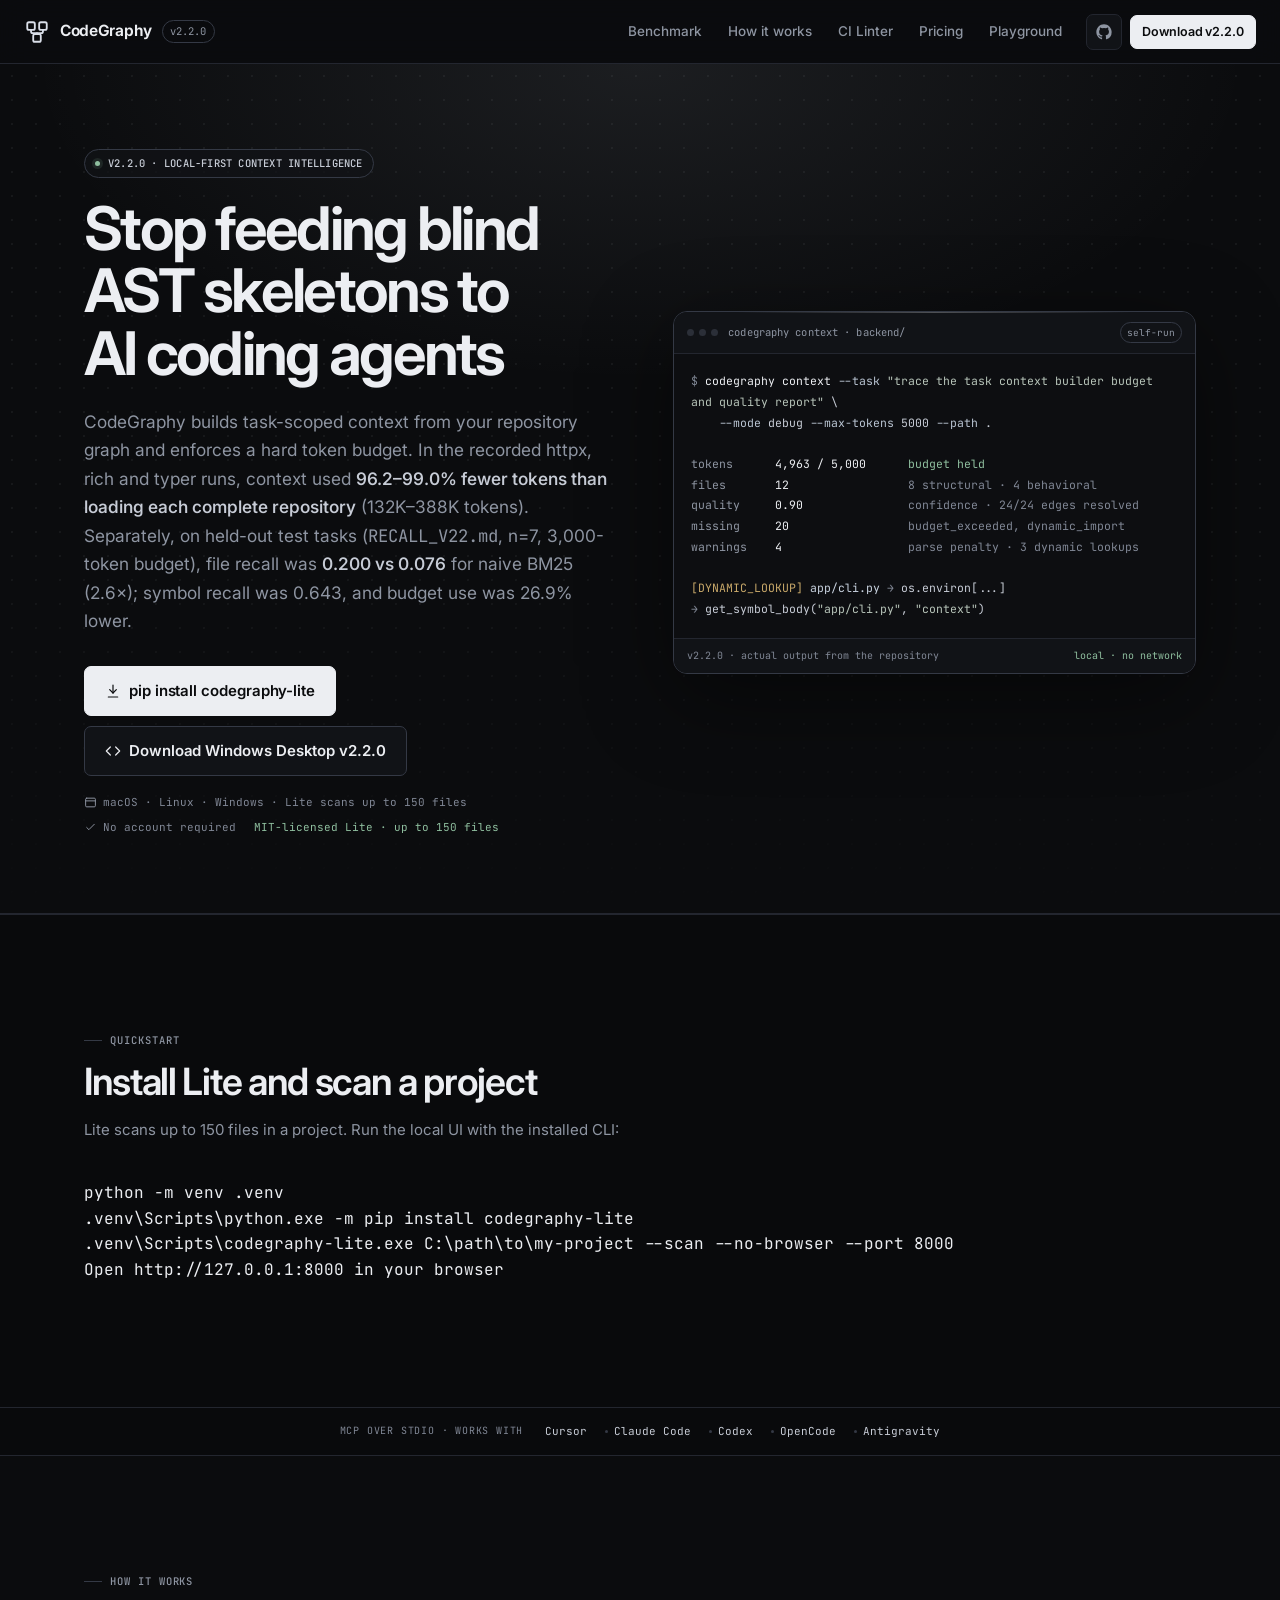
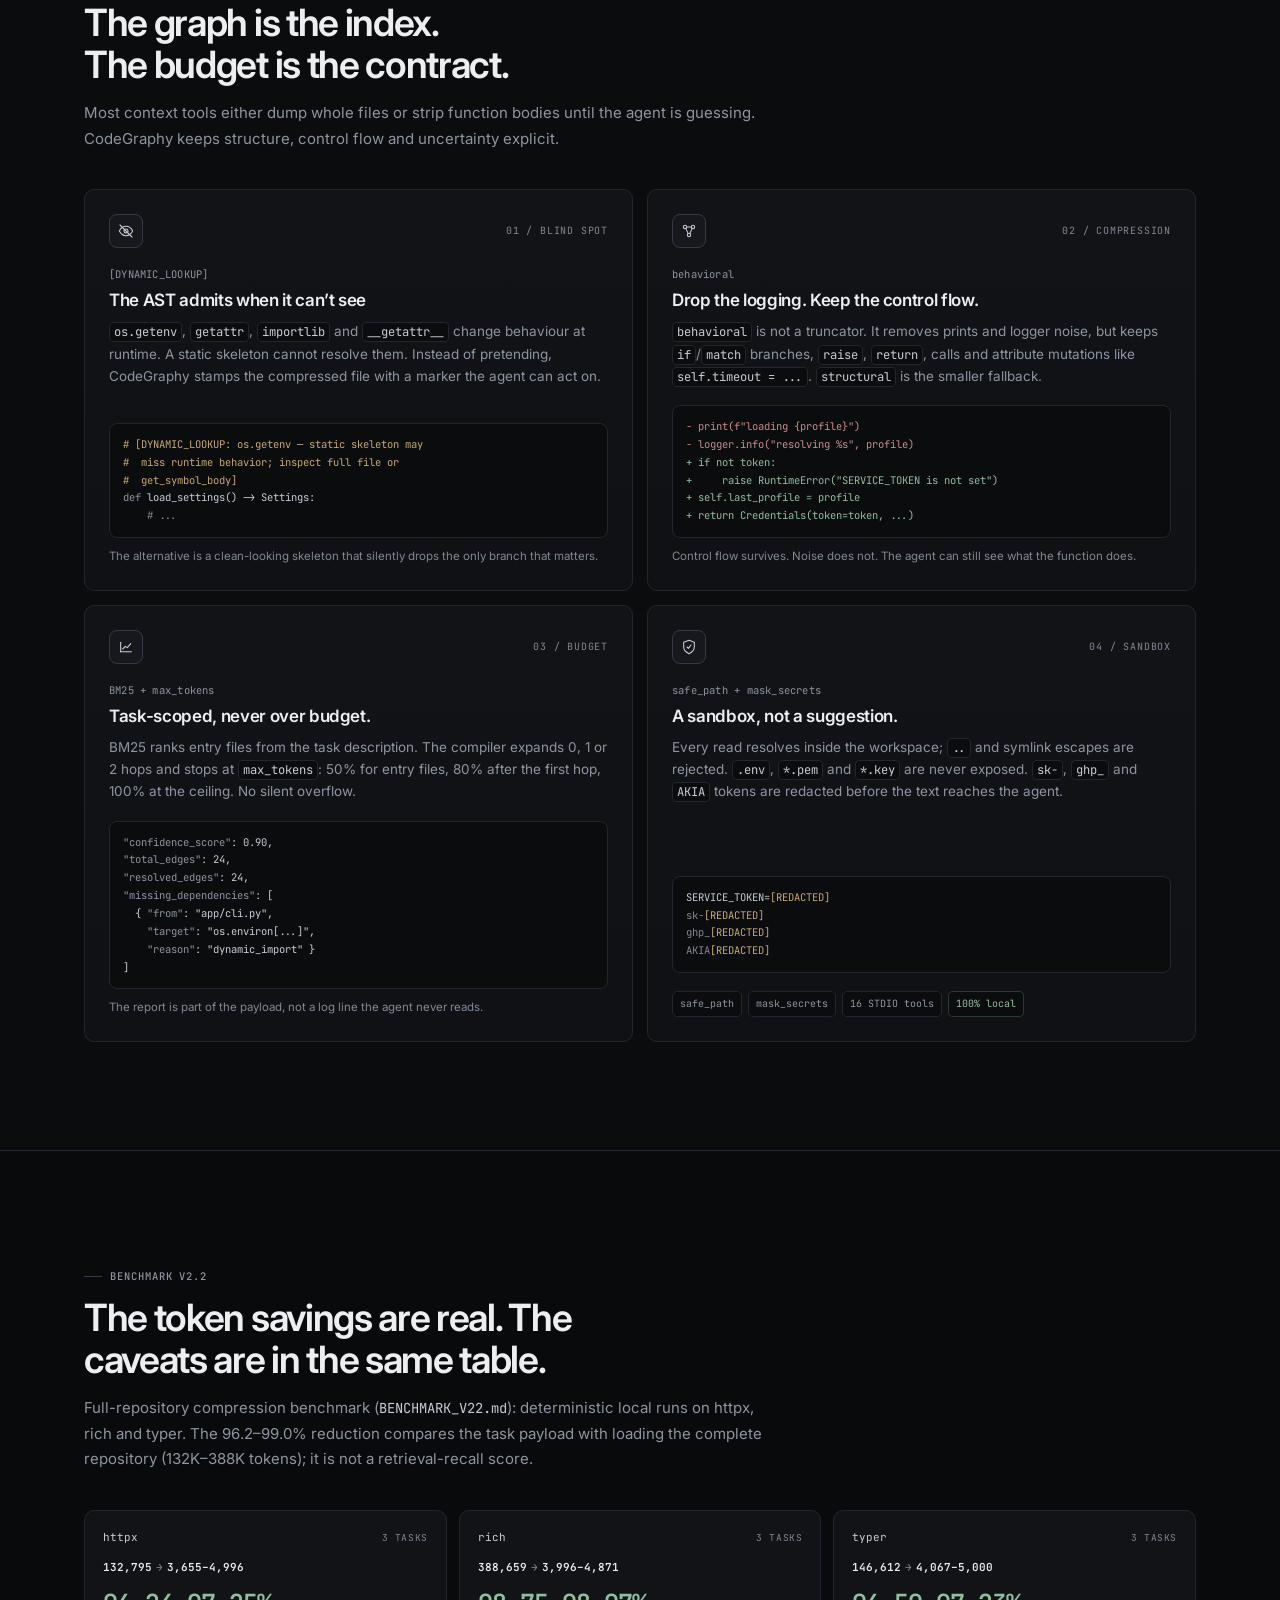
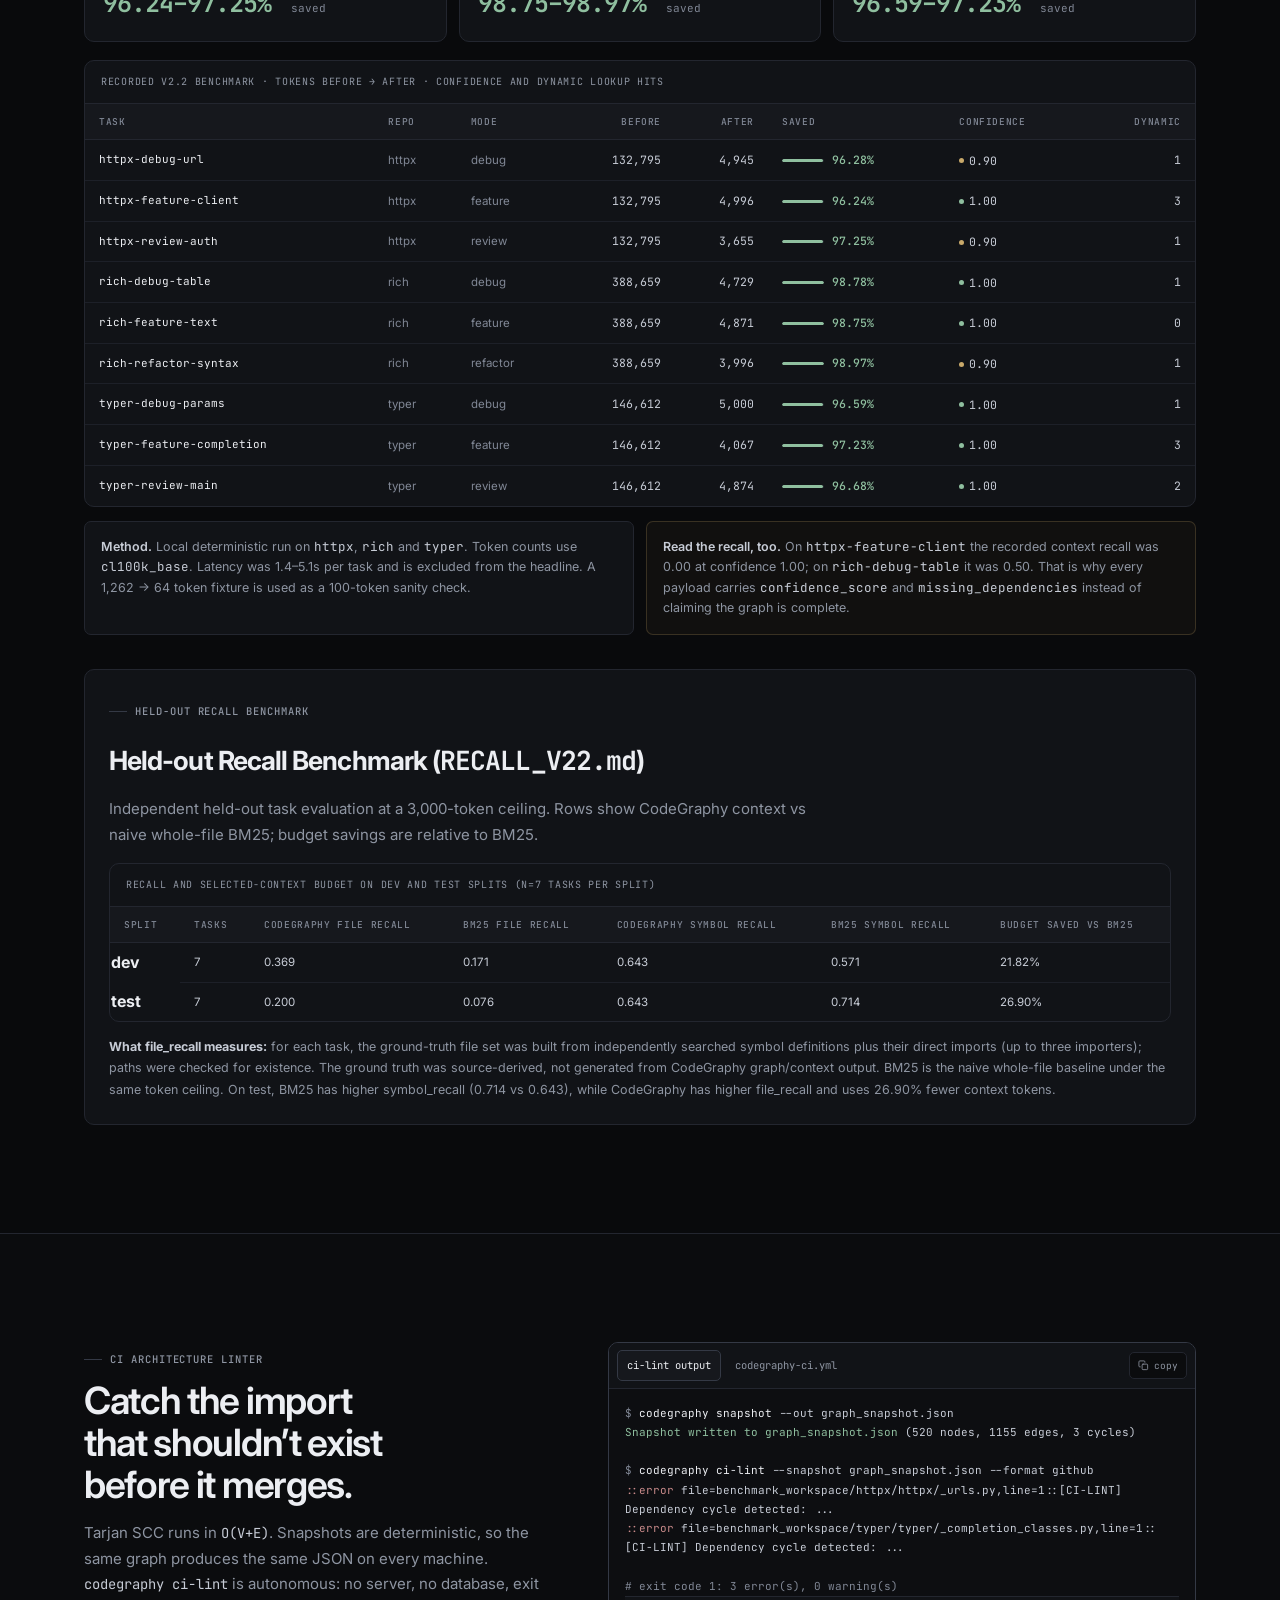
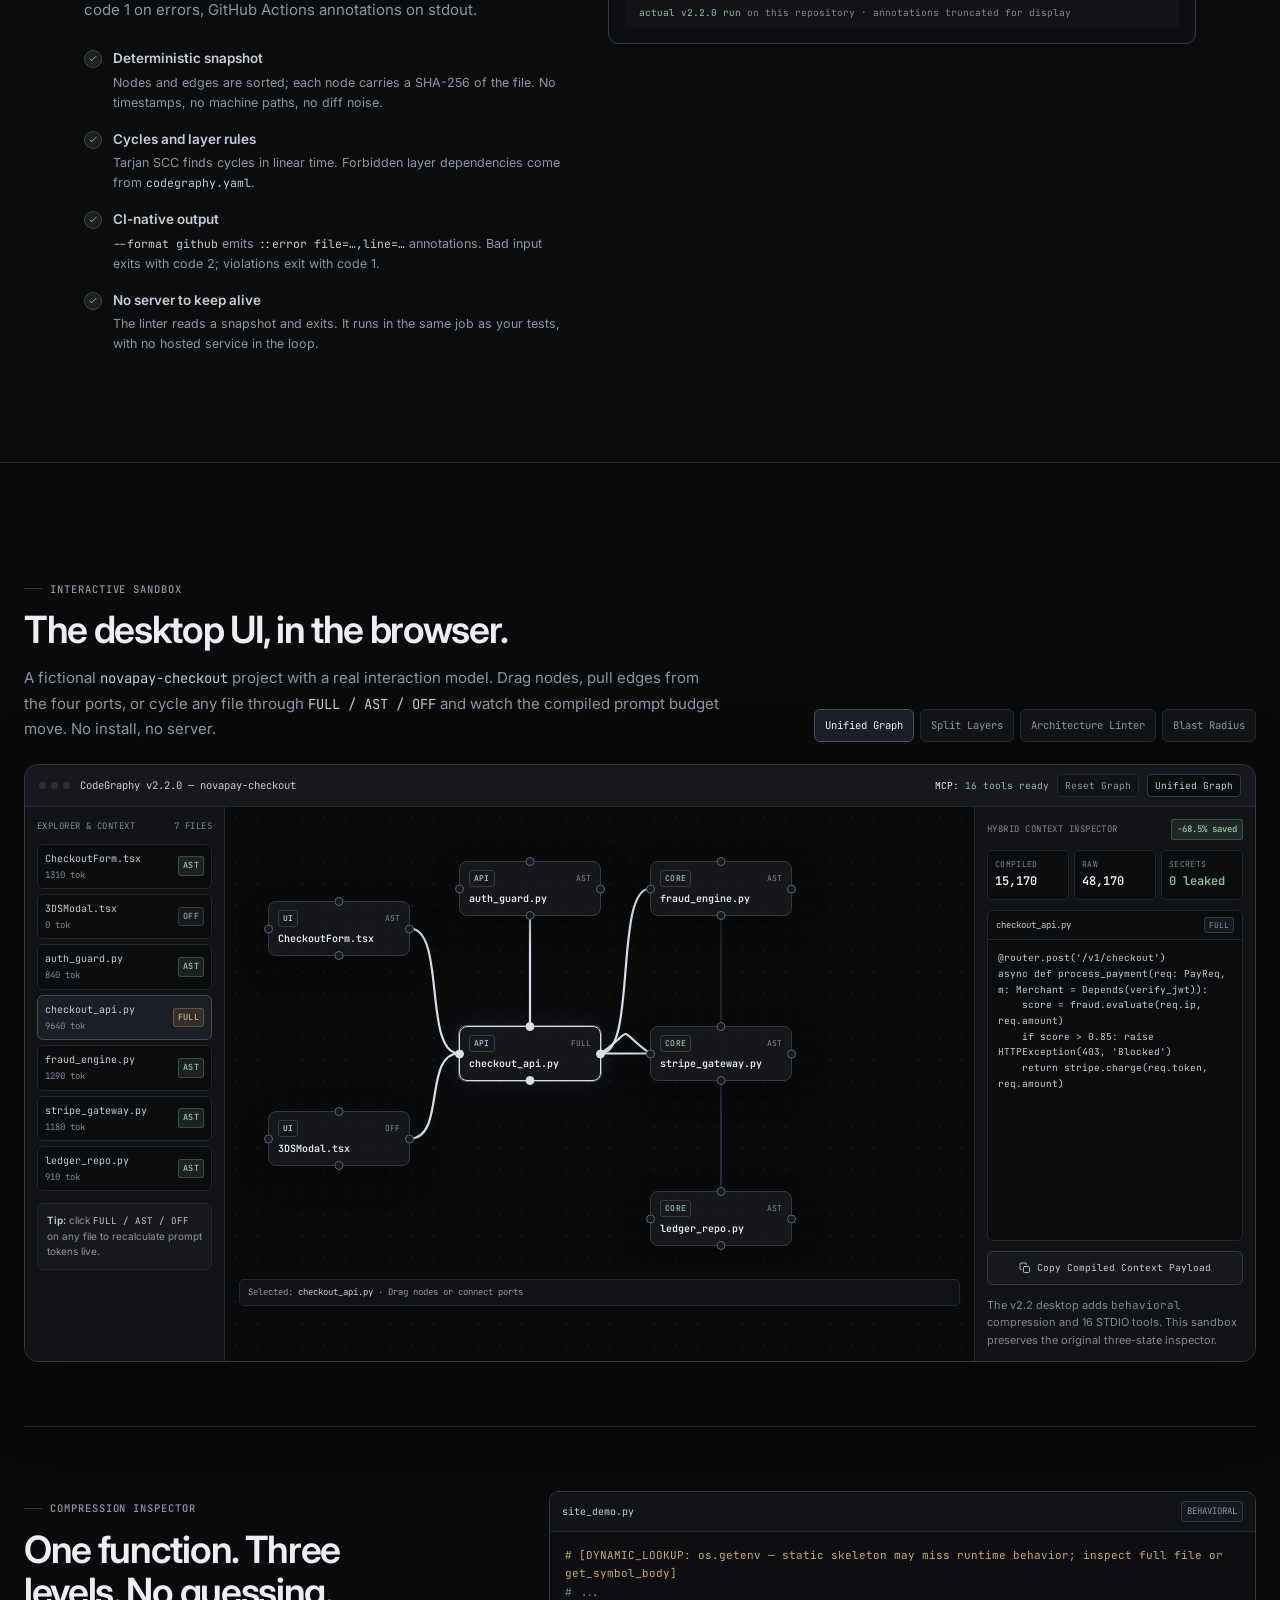
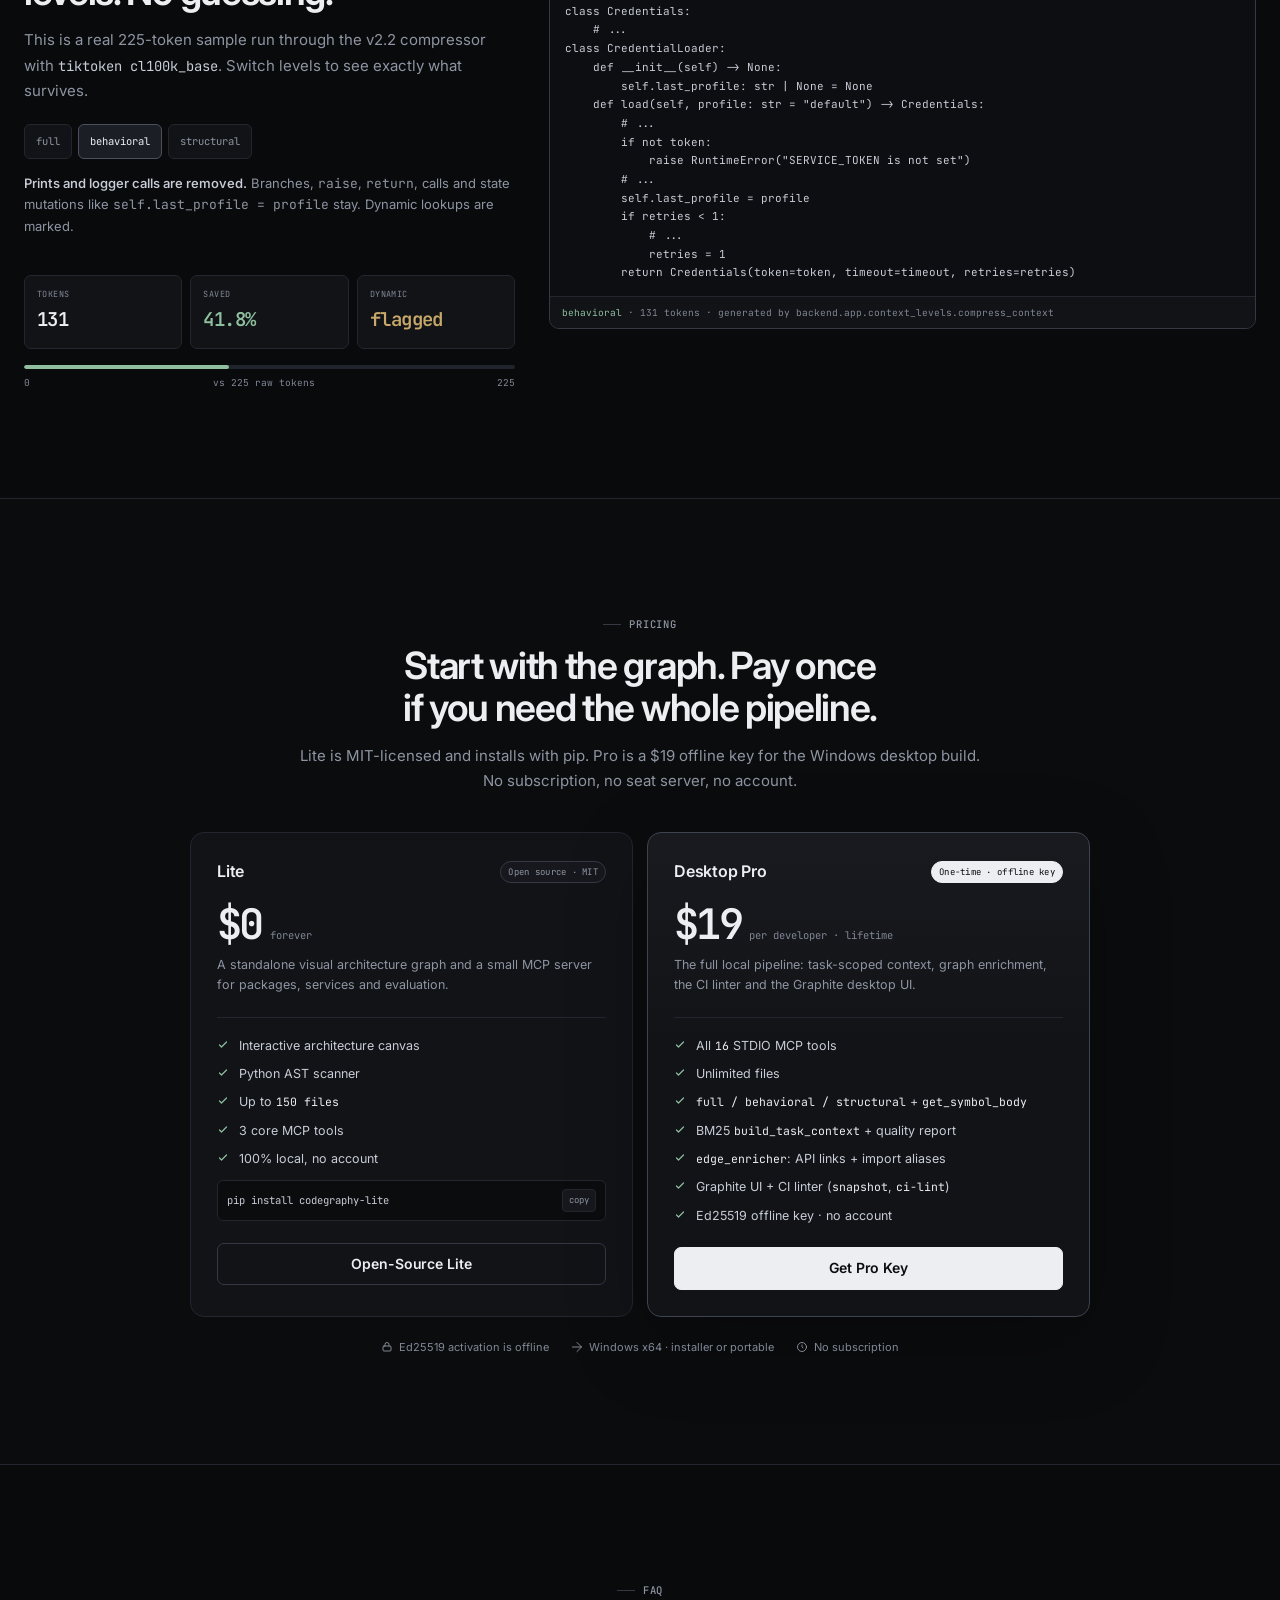
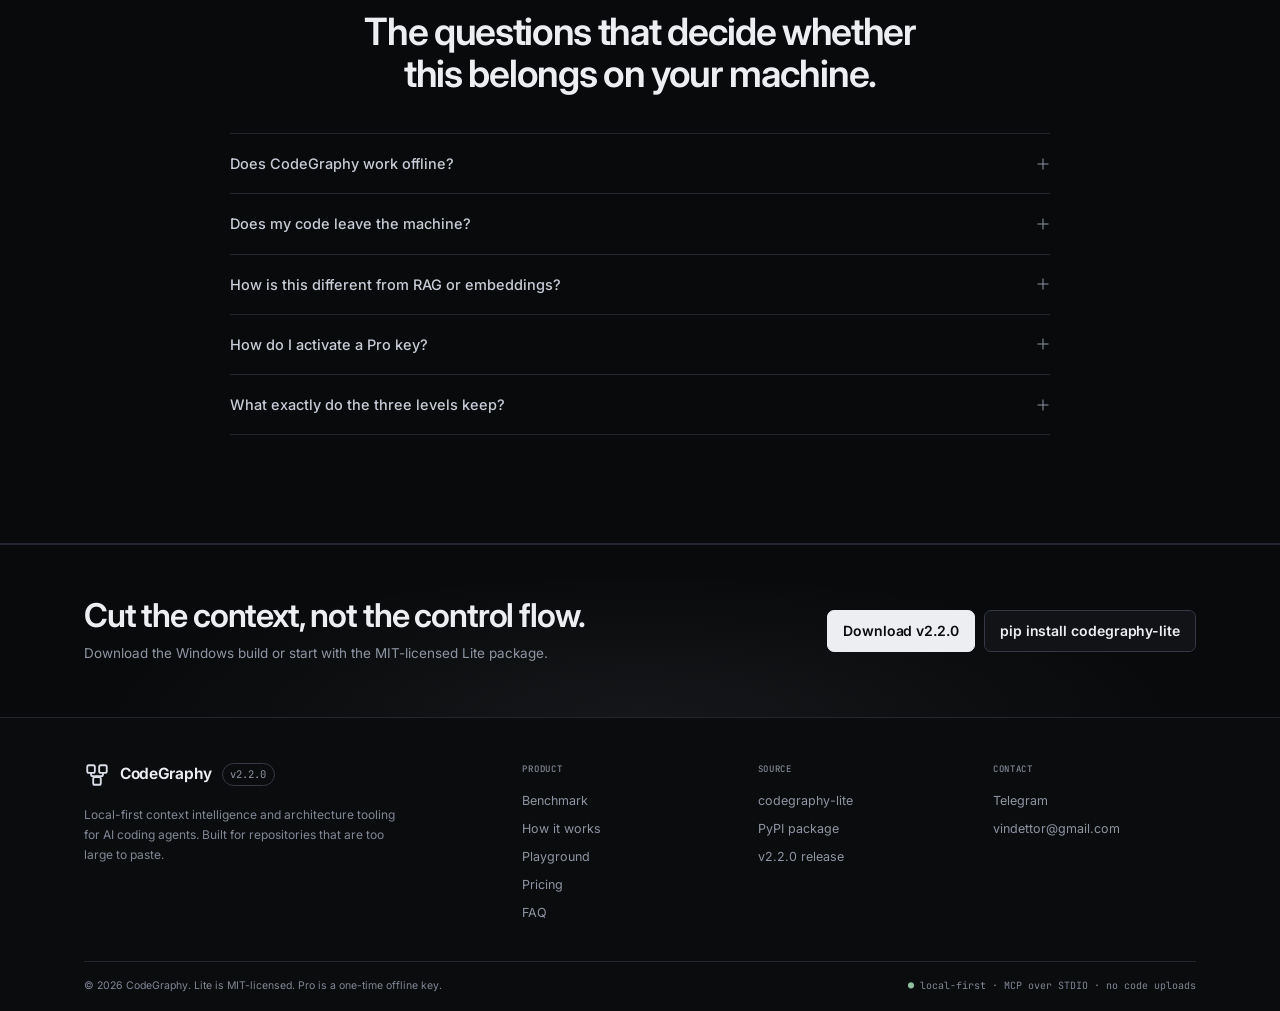
<file: docs/index.html>
<!doctype html>
<html lang="en">
<head>
  <meta charset="utf-8" />
  <meta name="viewport" content="width=device-width, initial-scale=1" />
  <title>CodeGraphy v2.2.0 — Local-first context intelligence for AI coding agents</title>
  <meta name="description" content="CodeGraphy v2.2.0: benchmarked context is 96.2–99.0% smaller than full repositories; held-out file recall is 0.200 vs 0.076 for naive BM25. Cross-platform Lite supports up to 150 files." />
  <meta name="theme-color" content="#0B0C0E" />
  <link rel="canonical" href="https://codegraphy.software/" />

  <meta property="og:type" content="website" />
  <meta property="og:site_name" content="CodeGraphy" />
  <meta property="og:url" content="https://codegraphy.software/" />
  <meta property="og:title" content="CodeGraphy v2.2.0 — Stop feeding blind AST skeletons to AI coding agents" />
  <meta property="og:description" content="Full-repository context compression and held-out retrieval quality are measured separately. Test file recall: 0.200 vs 0.076 for naive BM25; Lite runs on macOS, Linux and Windows." />
  <meta name="twitter:card" content="summary" />
  <meta name="twitter:title" content="CodeGraphy v2.2.0" />
  <meta name="twitter:description" content="Full-repository context compression, plus held-out recall results: 0.200 file recall vs 0.076 for naive BM25. Cross-platform Lite for macOS, Linux and Windows." />

  <link rel="preconnect" href="https://fonts.googleapis.com" />
  <link rel="preconnect" href="https://fonts.gstatic.com" crossorigin />
  <link href="https://fonts.googleapis.com/css2?family=Inter:wght@400;500;600;700&family=JetBrains+Mono:wght@400;500;600&display=swap" rel="stylesheet" />
  <link rel="stylesheet" href="./assets/site.css" />
  <link rel="icon" type="image/svg+xml" href="./assets/favicon.svg" />

  <script type="application/ld+json">
    {
      "@context": "https://schema.org",
      "@type": "SoftwareApplication",
      "name": "CodeGraphy",
      "softwareVersion": "2.2.0",
      "applicationCategory": "DeveloperApplication",
      "operatingSystem": "Windows 10, Windows 11",
      "description": "Local-first context intelligence and architecture platform for AI coding agents. Task-scoped context, strict token budgets, confidence reports and a deterministic architecture linter.",
      "url": "https://codegraphy.software/",
      "downloadUrl": "https://github.com/Vindettobkb/Codegraphy-releases/releases/tag/v2.2.0",
      "license": "https://opensource.org/license/mit",
      "offers": [
        {
          "@type": "Offer",
          "name": "CodeGraphy Lite",
          "price": "0",
          "priceCurrency": "USD"
        },
        {
          "@type": "Offer",
          "name": "CodeGraphy Desktop Pro",
          "price": "19",
          "priceCurrency": "USD"
        }
      ]
    }
  </script>

  <!-- Existing site analytics. The desktop application itself is local-only. -->
  <script defer src="https://cloud.umami.is/script.js" data-website-id="55661301-daa7-43ea-9393-336dd1c3b3db"></script>
</head>
<body>
  <a class="skip-link" href="#main">Skip to content</a>

  <header class="site-header">
    <div class="nav-inner">
      <a class="brand" href="#top">
        <svg class="brand-mark" viewBox="0 0 24 24" fill="none" stroke="currentColor" stroke-width="1.7" stroke-linecap="round" stroke-linejoin="round" aria-hidden="true">
          <rect x="3" y="3" width="7" height="7" rx="1.5"></rect>
          <rect x="14" y="3" width="7" height="7" rx="1.5"></rect>
          <rect x="8.5" y="14" width="7" height="7" rx="1.5"></rect>
          <path d="M6.5 10v1.5A1.5 1.5 0 0 0 8 13h8a1.5 1.5 0 0 0 1.5-1.5V10"></path>
          <path d="M12 13v1"></path>
        </svg>
        <span class="brand-name">CodeGraphy</span>
        <span class="brand-version">v2.2.0</span>
      </a>

      <nav class="nav-links" aria-label="Primary">
        <a href="#benchmark">Benchmark</a>
        <a href="#how-it-works">How it works</a>
        <a href="#ci-linter">CI Linter</a>
        <a href="#pricing">Pricing</a>
        <a href="#playground">Playground</a>
      </nav>

      <div class="nav-actions">
        <a class="icon-btn desktop-only" href="https://github.com/Vindettobkb/codegraphy-lite" target="_blank" rel="noopener noreferrer" aria-label="CodeGraphy Lite on GitHub">
          <svg viewBox="0 0 24 24" fill="currentColor" aria-hidden="true"><path d="M12 .5C5.73.5.5 5.73.5 12c0 5.08 3.29 9.39 7.86 10.91.58.1.79-.25.79-.56 0-.28-.01-1.2-.02-2.18-3.2.7-3.88-1.36-3.88-1.36-.52-1.33-1.28-1.68-1.28-1.68-1.05-.72.08-.7.08-.7 1.16.08 1.77 1.19 1.77 1.19 1.03 1.77 2.7 1.26 3.36.96.1-.75.4-1.26.73-1.55-2.55-.29-5.24-1.28-5.24-5.69 0-1.26.45-2.29 1.19-3.1-.12-.29-.52-1.46.11-3.05 0 0 .97-.31 3.18 1.18a11 11 0 0 1 5.8 0c2.2-1.49 3.17-1.18 3.17-1.18.63 1.59.23 2.76.11 3.05.74.81 1.19 1.84 1.19 3.1 0 4.42-2.69 5.4-5.25 5.68.41.36.78 1.06.78 2.14 0 1.55-.01 2.8-.01 3.18 0 .31.21.67.8.56A11.5 11.5 0 0 0 23.5 12C23.5 5.73 18.27.5 12 .5Z"/></svg>
        </a>
        <a class="btn btn-primary btn-sm desktop-only" href="https://github.com/Vindettobkb/Codegraphy-releases/releases/tag/v2.2.0" target="_blank" rel="noopener noreferrer">
          Download v2.2.0
        </a>
        <button class="icon-btn nav-toggle" id="nav-toggle" type="button" aria-expanded="false" aria-controls="mobile-menu" aria-label="Open menu">
          <svg viewBox="0 0 24 24" fill="none" stroke="currentColor" stroke-width="1.8" stroke-linecap="round" aria-hidden="true">
            <path d="M4 7h16M4 12h16M4 17h16"></path>
          </svg>
        </button>
      </div>
    </div>

    <div class="mobile-menu" id="mobile-menu" hidden>
      <nav aria-label="Mobile">
        <a href="#benchmark">Benchmark</a>
        <a href="#how-it-works">How it works</a>
        <a href="#ci-linter">CI Linter</a>
        <a href="#pricing">Pricing</a>
        <a href="#playground">Playground</a>
      </nav>
      <a class="btn btn-primary" href="https://github.com/Vindettobkb/Codegraphy-releases/releases/tag/v2.2.0" target="_blank" rel="noopener noreferrer">Download v2.2.0</a>
    </div>
  </header>

  <main id="main">
    <!-- ======================================================
         Hero
         ====================================================== -->
    <section class="hero" id="top">
      <div class="wrap hero-inner">
        <div class="hero-copy">
          <div class="pill">
            <span class="pill-dot" aria-hidden="true"></span>
            v2.2.0 · Local-first context intelligence
          </div>

          <h1 class="hero-title">Stop feeding blind AST skeletons to AI coding agents</h1>

          <p class="hero-sub">
            CodeGraphy builds task-scoped context from your repository graph and enforces a hard token budget.
            In the recorded httpx, rich and typer runs, context used <strong>96.2–99.0% fewer tokens than loading each complete repository</strong> (132K–388K tokens).
            Separately, on held-out test tasks (<code>RECALL_V22.md</code>, n=7, 3,000-token budget), file recall was <strong>0.200 vs 0.076</strong> for naive BM25 (2.6×); symbol recall was 0.643, and budget use was 26.9% lower.
          </p>

          <div class="hero-actions">
            <a class="btn btn-primary btn-lg" href="https://pypi.org/project/codegraphy-lite/" target="_blank" rel="noopener noreferrer">
              <svg viewBox="0 0 24 24" fill="none" stroke="currentColor" stroke-width="1.8" stroke-linecap="round" stroke-linejoin="round" aria-hidden="true">
                <path d="M12 3v12"></path>
                <path d="m7 10 5 5 5-5"></path>
                <path d="M5 21h14"></path>
              </svg>
              pip install codegraphy-lite
            </a>
            <a class="btn btn-secondary btn-lg" href="https://github.com/Vindettobkb/Codegraphy-releases/releases/tag/v2.2.0" target="_blank" rel="noopener noreferrer">
              <svg viewBox="0 0 24 24" fill="none" stroke="currentColor" stroke-width="1.8" stroke-linecap="round" stroke-linejoin="round" aria-hidden="true">
                <polyline points="16 18 22 12 16 6"></polyline>
                <polyline points="8 6 2 12 8 18"></polyline>
              </svg>
              Download Windows Desktop v2.2.0
            </a>
          </div>

          <div class="hero-meta">
            <span>
              <svg viewBox="0 0 24 24" fill="none" stroke="currentColor" stroke-width="1.8" stroke-linecap="round" stroke-linejoin="round" aria-hidden="true"><rect x="3" y="4" width="18" height="16" rx="2"></rect><path d="M3 9h18"></path></svg>
              macOS · Linux · Windows · Lite scans up to 150 files
            </span>
            <span>
              <svg viewBox="0 0 24 24" fill="none" stroke="currentColor" stroke-width="1.8" stroke-linecap="round" stroke-linejoin="round" aria-hidden="true"><path d="m5 12 4 4L19 6"></path></svg>
              No account required
            </span>
            <span class="ok">MIT-licensed Lite · up to 150 files</span>
          </div>
        </div>

        <div class="terminal" aria-label="Real CodeGraphy context output">
          <div class="terminal-bar">
            <div class="term-dots" aria-hidden="true"><span></span><span></span><span></span></div>
            <div class="terminal-title">codegraphy context · backend/</div>
            <span class="terminal-tag">self-run</span>
          </div>
          <div class="terminal-body">
<pre><span class="t-prompt">$</span> <span class="t-cmd">codegraphy context</span> <span class="t-flag">--task</span> <span class="t-str">"trace the task context builder budget and quality report"</span> \
    <span class="t-flag">--mode</span> debug <span class="t-flag">--max-tokens</span> 5000 <span class="t-flag">--path</span> .

<span class="t-key">tokens</span>      <span class="t-val">4,963 / 5,000</span>      <span class="t-ok">budget held</span>
<span class="t-key">files</span>       <span class="t-val">12</span>                 <span class="t-dim">8 structural · 4 behavioral</span>
<span class="t-key">quality</span>     <span class="t-val">0.90</span>               <span class="t-dim">confidence · 24/24 edges resolved</span>
<span class="t-key">missing</span>     <span class="t-val">20</span>                 <span class="t-dim">budget_exceeded, dynamic_import</span>
<span class="t-key">warnings</span>    <span class="t-val">4</span>                  <span class="t-dim">parse penalty · 3 dynamic lookups</span>

<span class="t-warn">[DYNAMIC_LOOKUP]</span> <span class="t-path">app/cli.py</span> <span class="t-dim">→</span> os.environ[...]
<span class="t-dim">→</span> get_symbol_body(<span class="t-str">"app/cli.py"</span>, <span class="t-str">"context"</span>)</pre>
          </div>
          <div class="terminal-foot">
            <span>v2.2.0 · actual output from the repository</span>
            <span class="ok">local · no network</span>
          </div>
        </div>
      </div>
    </section>

    <section class="section section-alt" id="quickstart">
      <div class="wrap">
        <div class="section-head">
          <div class="eyebrow">Quickstart</div>
          <h2 class="section-title">Install Lite and scan a project</h2>
          <p class="section-sub">Lite scans up to 150 files in a project. Run the local UI with the installed CLI:</p>
        </div>
        <pre><code>python -m venv .venv
.venv\Scripts\python.exe -m pip install codegraphy-lite
.venv\Scripts\codegraphy-lite.exe C:\path\to\my-project --scan --no-browser --port 8000
Open http://127.0.0.1:8000 in your browser</code></pre>
      </div>
    </section>

    <div class="compat">
      <div class="wrap compat-inner">
        <span class="compat-label">MCP over STDIO · works with</span>
        <div class="compat-list">
          <span>Cursor</span>
          <span>Claude Code</span>
          <span>Codex</span>
          <span>OpenCode</span>
          <span>Antigravity</span>
        </div>
      </div>
    </div>

    <!-- ======================================================
         How it works
         ====================================================== -->
    <section class="section" id="how-it-works">
      <div class="wrap">
        <div class="section-head">
          <div class="eyebrow">How it works</div>
          <h2 class="section-title">The graph is the index. The budget is the contract.</h2>
          <p class="section-sub">
            Most context tools either dump whole files or strip function bodies until the agent is guessing.
            CodeGraphy keeps structure, control flow and uncertainty explicit.
          </p>
        </div>

        <div class="card-grid">
          <article class="feature-card">
            <div class="card-top">
              <span class="card-icon" aria-hidden="true">
                <svg viewBox="0 0 24 24" fill="none" stroke="currentColor" stroke-width="1.6" stroke-linecap="round" stroke-linejoin="round"><path d="M2 12s3.5-7 10-7 10 7 10 7-3.5 7-10 7S2 12 2 12Z"></path><circle cx="12" cy="12" r="3"></circle><path d="m3 3 18 18"></path></svg>
              </span>
              <span class="card-index">01 / BLIND SPOT</span>
            </div>
            <div class="card-kicker">[DYNAMIC_LOOKUP]</div>
            <h3 class="card-title">The AST admits when it can’t see</h3>
            <p class="card-body">
              <code>os.getenv</code>, <code>getattr</code>, <code>importlib</code> and <code>__getattr__</code> change behaviour at runtime.
              A static skeleton cannot resolve them. Instead of pretending, CodeGraphy stamps the compressed file with a marker the agent can act on.
            </p>
            <div class="snippet">
              <div class="snippet-box">
<pre><span class="s-warn"># [DYNAMIC_LOOKUP: os.getenv — static skeleton may</span>
<span class="s-warn">#  miss runtime behavior; inspect full file or</span>
<span class="s-warn">#  get_symbol_body]</span>
<span class="s-key">def</span> load_settings() -&gt; Settings:
    <span class="s-dim"># ...</span></pre>
              </div>
              <p class="card-foot">The alternative is a clean-looking skeleton that silently drops the only branch that matters.</p>
            </div>
          </article>

          <article class="feature-card">
            <div class="card-top">
              <span class="card-icon" aria-hidden="true">
                <svg viewBox="0 0 24 24" fill="none" stroke="currentColor" stroke-width="1.6" stroke-linecap="round" stroke-linejoin="round"><circle cx="6" cy="6" r="2.5"></circle><circle cx="18" cy="6" r="2.5"></circle><circle cx="12" cy="18" r="2.5"></circle><path d="M8.5 6h7"></path><path d="m7.2 8.1 3.6 7.8"></path><path d="m16.8 8.1-3.6 7.8"></path></svg>
              </span>
              <span class="card-index">02 / COMPRESSION</span>
            </div>
            <div class="card-kicker">behavioral</div>
            <h3 class="card-title">Drop the logging. Keep the control flow.</h3>
            <p class="card-body">
              <code>behavioral</code> is not a truncator. It removes prints and logger noise, but keeps <code>if</code>/<code>match</code>
              branches, <code>raise</code>, <code>return</code>, calls and attribute mutations like <code>self.timeout = ...</code>.
              <code>structural</code> is the smaller fallback.
            </p>
            <div class="snippet">
              <div class="snippet-box">
<pre><span class="s-del">- print(f"loading {profile}")</span>
<span class="s-del">- logger.info("resolving %s", profile)</span>
<span class="s-add">+ if not token:</span>
<span class="s-add">+     raise RuntimeError("SERVICE_TOKEN is not set")</span>
<span class="s-add">+ self.last_profile = profile</span>
<span class="s-add">+ return Credentials(token=token, ...)</span></pre>
              </div>
              <p class="card-foot">Control flow survives. Noise does not. The agent can still see what the function does.</p>
            </div>
          </article>

          <article class="feature-card">
            <div class="card-top">
              <span class="card-icon" aria-hidden="true">
                <svg viewBox="0 0 24 24" fill="none" stroke="currentColor" stroke-width="1.6" stroke-linecap="round" stroke-linejoin="round"><path d="M4 19V5"></path><path d="M4 19h16"></path><path d="m7 15 4-4 3 2 5-6"></path></svg>
              </span>
              <span class="card-index">03 / BUDGET</span>
            </div>
            <div class="card-kicker">BM25 + max_tokens</div>
            <h3 class="card-title">Task-scoped, never over budget.</h3>
            <p class="card-body">
              BM25 ranks entry files from the task description. The compiler expands 0, 1 or 2 hops and stops at
              <code>max_tokens</code>: 50% for entry files, 80% after the first hop, 100% at the ceiling. No silent overflow.
            </p>
            <div class="snippet">
              <div class="snippet-box">
<pre><span class="s-key">"confidence_score"</span>: 0.90,
<span class="s-key">"total_edges"</span>: 24,
<span class="s-key">"resolved_edges"</span>: 24,
<span class="s-key">"missing_dependencies"</span>: [
  { <span class="s-key">"from"</span>: <span class="s-str">"app/cli.py"</span>,
    <span class="s-key">"target"</span>: <span class="s-str">"os.environ[...]"</span>,
    <span class="s-key">"reason"</span>: <span class="s-str">"dynamic_import"</span> }
]</pre>
              </div>
              <p class="card-foot">The report is part of the payload, not a log line the agent never reads.</p>
            </div>
          </article>

          <article class="feature-card">
            <div class="card-top">
              <span class="card-icon" aria-hidden="true">
                <svg viewBox="0 0 24 24" fill="none" stroke="currentColor" stroke-width="1.6" stroke-linecap="round" stroke-linejoin="round"><path d="M12 22s8-4 8-10V5l-8-3-8 3v7c0 6 8 10 8 10Z"></path><path d="m9 12 2 2 4-5"></path></svg>
              </span>
              <span class="card-index">04 / SANDBOX</span>
            </div>
            <div class="card-kicker">safe_path + mask_secrets</div>
            <h3 class="card-title">A sandbox, not a suggestion.</h3>
            <p class="card-body">
              Every read resolves inside the workspace; <code>..</code> and symlink escapes are rejected.
              <code>.env</code>, <code>*.pem</code> and <code>*.key</code> are never exposed. <code>sk-</code>, <code>ghp_</code> and
              <code>AKIA</code> tokens are redacted before the text reaches the agent.
            </p>
            <div class="snippet">
              <div class="snippet-box">
<pre>SERVICE_TOKEN=<span class="s-warn">[REDACTED]</span>
<span class="s-dim">sk-</span><span class="s-warn">[REDACTED]</span>
<span class="s-dim">ghp_</span><span class="s-warn">[REDACTED]</span>
<span class="s-dim">AKIA</span><span class="s-warn">[REDACTED]</span></pre>
              </div>
              <div class="chips">
                <span class="chip">safe_path</span>
                <span class="chip">mask_secrets</span>
                <span class="chip">16 STDIO tools</span>
                <span class="chip ok">100% local</span>
              </div>
            </div>
          </article>
        </div>
      </div>
    </section>

    <!-- ======================================================
         Benchmark
         ====================================================== -->
    <section class="section section-alt" id="benchmark">
      <div class="wrap">
        <div class="section-head">
          <div class="eyebrow">Benchmark v2.2</div>
          <h2 class="section-title">The token savings are real. The caveats are in the same table.</h2>
          <p class="section-sub">
            Full-repository compression benchmark (<code>BENCHMARK_V22.md</code>): deterministic local runs on httpx, rich and typer.
            The 96.2–99.0% reduction compares the task payload with loading the complete repository (132K–388K tokens); it is not a retrieval-recall score.
          </p>
        </div>

        <div class="bench-summary">
          <div class="bench-summary-card">
            <div class="bench-repo"><span>httpx</span><span class="tag">3 tasks</span></div>
            <div class="bench-flow"><b>132,795</b><span class="arrow">→</span><b>3,655–4,996</b></div>
            <div class="bench-pct">96.24–97.25% <span>saved</span></div>
          </div>
          <div class="bench-summary-card">
            <div class="bench-repo"><span>rich</span><span class="tag">3 tasks</span></div>
            <div class="bench-flow"><b>388,659</b><span class="arrow">→</span><b>3,996–4,871</b></div>
            <div class="bench-pct">98.75–98.97% <span>saved</span></div>
          </div>
          <div class="bench-summary-card">
            <div class="bench-repo"><span>typer</span><span class="tag">3 tasks</span></div>
            <div class="bench-flow"><b>146,612</b><span class="arrow">→</span><b>4,067–5,000</b></div>
            <div class="bench-pct">96.59–97.23% <span>saved</span></div>
          </div>
        </div>

        <div class="table-wrap">
          <table class="bench-table">
            <caption>Recorded v2.2 benchmark · tokens before → after · confidence and dynamic lookup hits</caption>
            <thead>
              <tr>
                <th scope="col">Task</th>
                <th scope="col">Repo</th>
                <th scope="col">Mode</th>
                <th scope="col" class="num">Before</th>
                <th scope="col" class="num">After</th>
                <th scope="col">Saved</th>
                <th scope="col">Confidence</th>
                <th scope="col" class="num">Dynamic</th>
              </tr>
            </thead>
            <tbody>
              <tr>
                <td class="task">httpx-debug-url</td>
                <td class="muted">httpx</td>
                <td class="muted">debug</td>
                <td class="num">132,795</td>
                <td class="num">4,945</td>
                <td class="saving"><span class="mini-bar" style="--pct: 96.28%"><i></i></span>96.28%</td>
                <td><span class="conf mid">0.90</span></td>
                <td class="num">1</td>
              </tr>
              <tr>
                <td class="task">httpx-feature-client</td>
                <td class="muted">httpx</td>
                <td class="muted">feature</td>
                <td class="num">132,795</td>
                <td class="num">4,996</td>
                <td class="saving"><span class="mini-bar" style="--pct: 96.24%"><i></i></span>96.24%</td>
                <td><span class="conf high">1.00</span></td>
                <td class="num">3</td>
              </tr>
              <tr>
                <td class="task">httpx-review-auth</td>
                <td class="muted">httpx</td>
                <td class="muted">review</td>
                <td class="num">132,795</td>
                <td class="num">3,655</td>
                <td class="saving"><span class="mini-bar" style="--pct: 97.25%"><i></i></span>97.25%</td>
                <td><span class="conf mid">0.90</span></td>
                <td class="num">1</td>
              </tr>
              <tr>
                <td class="task">rich-debug-table</td>
                <td class="muted">rich</td>
                <td class="muted">debug</td>
                <td class="num">388,659</td>
                <td class="num">4,729</td>
                <td class="saving"><span class="mini-bar" style="--pct: 98.78%"><i></i></span>98.78%</td>
                <td><span class="conf high">1.00</span></td>
                <td class="num">1</td>
              </tr>
              <tr>
                <td class="task">rich-feature-text</td>
                <td class="muted">rich</td>
                <td class="muted">feature</td>
                <td class="num">388,659</td>
                <td class="num">4,871</td>
                <td class="saving"><span class="mini-bar" style="--pct: 98.75%"><i></i></span>98.75%</td>
                <td><span class="conf high">1.00</span></td>
                <td class="num">0</td>
              </tr>
              <tr>
                <td class="task">rich-refactor-syntax</td>
                <td class="muted">rich</td>
                <td class="muted">refactor</td>
                <td class="num">388,659</td>
                <td class="num">3,996</td>
                <td class="saving"><span class="mini-bar" style="--pct: 98.97%"><i></i></span>98.97%</td>
                <td><span class="conf mid">0.90</span></td>
                <td class="num">1</td>
              </tr>
              <tr>
                <td class="task">typer-debug-params</td>
                <td class="muted">typer</td>
                <td class="muted">debug</td>
                <td class="num">146,612</td>
                <td class="num">5,000</td>
                <td class="saving"><span class="mini-bar" style="--pct: 96.59%"><i></i></span>96.59%</td>
                <td><span class="conf high">1.00</span></td>
                <td class="num">1</td>
              </tr>
              <tr>
                <td class="task">typer-feature-completion</td>
                <td class="muted">typer</td>
                <td class="muted">feature</td>
                <td class="num">146,612</td>
                <td class="num">4,067</td>
                <td class="saving"><span class="mini-bar" style="--pct: 97.23%"><i></i></span>97.23%</td>
                <td><span class="conf high">1.00</span></td>
                <td class="num">3</td>
              </tr>
              <tr>
                <td class="task">typer-review-main</td>
                <td class="muted">typer</td>
                <td class="muted">review</td>
                <td class="num">146,612</td>
                <td class="num">4,874</td>
                <td class="saving"><span class="mini-bar" style="--pct: 96.68%"><i></i></span>96.68%</td>
                <td><span class="conf high">1.00</span></td>
                <td class="num">2</td>
              </tr>
            </tbody>
          </table>
        </div>

        <div class="bench-note">
          <div class="note">
            <strong>Method.</strong> Local deterministic run on <span class="mono">httpx</span>, <span class="mono">rich</span> and <span class="mono">typer</span>.
            Token counts use <span class="mono">cl100k_base</span>. Latency was 1.4–5.1s per task and is excluded from the headline.
            A 1,262 → 64 token fixture is used as a 100-token sanity check.
          </div>
          <div class="note warn">
            <strong>Read the recall, too.</strong> On <span class="mono">httpx-feature-client</span> the recorded context recall was 0.00 at confidence 1.00;
            on <span class="mono">rich-debug-table</span> it was 0.50. That is why every payload carries
            <span class="mono">confidence_score</span> and <span class="mono">missing_dependencies</span> instead of claiming the graph is complete.
          </div>
        </div>

        <div class="recall-benchmark">
          <div class="eyebrow">Held-out Recall Benchmark</div>
          <h3>Held-out Recall Benchmark (<code>RECALL_V22.md</code>)</h3>
          <p class="section-sub">Independent held-out task evaluation at a 3,000-token ceiling. Rows show CodeGraphy context vs naive whole-file BM25; budget savings are relative to BM25.</p>
          <div class="table-wrap">
            <table class="bench-table recall-table">
              <caption>Recall and selected-context budget on dev and test splits (n=7 tasks per split)</caption>
              <thead><tr><th scope="col">Split</th><th scope="col">Tasks</th><th scope="col">CodeGraphy file recall</th><th scope="col">BM25 file recall</th><th scope="col">CodeGraphy symbol recall</th><th scope="col">BM25 symbol recall</th><th scope="col">Budget saved vs BM25</th></tr></thead>
              <tbody>
                <tr><th scope="row">dev</th><td>7</td><td>0.369</td><td>0.171</td><td>0.643</td><td>0.571</td><td>21.82%</td></tr>
                <tr><th scope="row">test</th><td>7</td><td>0.200</td><td>0.076</td><td>0.643</td><td>0.714</td><td>26.90%</td></tr>
              </tbody>
            </table>
          </div>
          <p class="recall-method"><strong>What file_recall measures:</strong> for each task, the ground-truth file set was built from independently searched symbol definitions plus their direct imports (up to three importers); paths were checked for existence. The ground truth was source-derived, not generated from CodeGraphy graph/context output. BM25 is the naive whole-file baseline under the same token ceiling. On test, BM25 has higher symbol_recall (0.714 vs 0.643), while CodeGraphy has higher file_recall and uses 26.90% fewer context tokens.</p>
        </div>
      </div>
    </section>

    <!-- ======================================================
         CI linter
         ====================================================== -->
    <section class="section" id="ci-linter">
      <div class="wrap split">
        <div>
          <div class="eyebrow">CI Architecture Linter</div>
          <h2 class="section-title">Catch the import that shouldn’t exist before it merges.</h2>
          <p class="section-sub">
            Tarjan SCC runs in <code>O(V+E)</code>. Snapshots are deterministic, so the same graph produces the same JSON on every machine.
            <code>codegraphy ci-lint</code> is autonomous: no server, no database, exit code 1 on errors, GitHub Actions annotations on stdout.
          </p>

          <div class="bullet-list">
            <div class="bullet">
              <span class="bullet-icon" aria-hidden="true"><svg viewBox="0 0 24 24" fill="none" stroke="currentColor" stroke-width="2.4" stroke-linecap="round" stroke-linejoin="round"><path d="m5 12 4 4L19 6"></path></svg></span>
              <div>
                <h3>Deterministic snapshot</h3>
                <p>Nodes and edges are sorted; each node carries a SHA-256 of the file. No timestamps, no machine paths, no diff noise.</p>
              </div>
            </div>
            <div class="bullet">
              <span class="bullet-icon" aria-hidden="true"><svg viewBox="0 0 24 24" fill="none" stroke="currentColor" stroke-width="2.4" stroke-linecap="round" stroke-linejoin="round"><path d="m5 12 4 4L19 6"></path></svg></span>
              <div>
                <h3>Cycles and layer rules</h3>
                <p>Tarjan SCC finds cycles in linear time. Forbidden layer dependencies come from <code>codegraphy.yaml</code>.</p>
              </div>
            </div>
            <div class="bullet">
              <span class="bullet-icon" aria-hidden="true"><svg viewBox="0 0 24 24" fill="none" stroke="currentColor" stroke-width="2.4" stroke-linecap="round" stroke-linejoin="round"><path d="m5 12 4 4L19 6"></path></svg></span>
              <div>
                <h3>CI-native output</h3>
                <p><code>--format github</code> emits <code>::error file=…,line=…</code> annotations. Bad input exits with code 2; violations exit with code 1.</p>
              </div>
            </div>
            <div class="bullet">
              <span class="bullet-icon" aria-hidden="true"><svg viewBox="0 0 24 24" fill="none" stroke="currentColor" stroke-width="2.4" stroke-linecap="round" stroke-linejoin="round"><path d="m5 12 4 4L19 6"></path></svg></span>
              <div>
                <h3>No server to keep alive</h3>
                <p>The linter reads a snapshot and exits. It runs in the same job as your tests, with no hosted service in the loop.</p>
              </div>
            </div>
          </div>
        </div>

        <div class="code-window">
          <div class="code-bar">
            <div class="code-tabs" role="tablist" aria-label="CI linter examples">
              <button class="code-tab" id="ci-tab-output" type="button" role="tab" aria-selected="true" aria-controls="ci-panel-output" data-code-tab="output">ci-lint output</button>
              <button class="code-tab" id="ci-tab-workflow" type="button" role="tab" aria-selected="false" aria-controls="ci-panel-workflow" data-code-tab="workflow" tabindex="-1">codegraphy-ci.yml</button>
            </div>
            <button class="copy-btn" type="button" data-copy-target="ci-code-output" aria-label="Copy CI output">
              <svg viewBox="0 0 24 24" fill="none" stroke="currentColor" stroke-width="1.8" stroke-linecap="round" stroke-linejoin="round" aria-hidden="true"><rect x="9" y="9" width="12" height="12" rx="2"></rect><path d="M5 15H4a2 2 0 0 1-2-2V4a2 2 0 0 1 2-2h9a2 2 0 0 1 2 2v1"></path></svg>
              copy
            </button>
          </div>

          <div class="code-body" id="ci-panel-output" role="tabpanel" aria-labelledby="ci-tab-output">
<pre id="ci-code-output"><span class="t-prompt">$</span> <span class="t-cmd">codegraphy snapshot</span> --out graph_snapshot.json
<span class="t-ok">Snapshot written to graph_snapshot.json</span> (520 nodes, 1155 edges, 3 cycles)

<span class="t-prompt">$</span> <span class="t-cmd">codegraphy ci-lint</span> --snapshot graph_snapshot.json --format github
<span class="t-danger">::error</span> file=benchmark_workspace/httpx/httpx/_urls.py,line=1::[CI-LINT] Dependency cycle detected: ...
<span class="t-danger">::error</span> file=benchmark_workspace/typer/typer/_completion_classes.py,line=1::[CI-LINT] Dependency cycle detected: ...

<span class="t-dim"># exit code 1: 3 error(s), 0 warning(s)</span></pre>
            <div class="code-note"><span class="ok">actual v2.2.0 run</span> on this repository · annotations truncated for display</div>
          </div>

          <div class="code-body" id="ci-panel-workflow" role="tabpanel" aria-labelledby="ci-tab-workflow" hidden>
<pre id="ci-code-workflow">name: CodeGraphy Architecture Lint
on:
  pull_request:
    branches: [main, master, develop]

permissions:
  contents: read

jobs:
  architecture-lint:
    runs-on: ubuntu-latest
    steps:
      - uses: actions/checkout@v4

      - uses: actions/setup-python@v5
        with:
          python-version: "3.12"

      - name: Install CodeGraphy
        run: pip install -e backend/

      - name: Generate deterministic snapshot
        run: python -m app.cli snapshot --out graph_snapshot.json

      - name: Run architecture linter
        run: |
          python -m app.cli ci-lint \
            --snapshot graph_snapshot.json \
            --config codegraphy.yaml \
            --format github</pre>
            <div class="code-note">the workflow CodeGraphy runs on itself · no hosted service</div>
          </div>
        </div>
      </div>
    </section>

    <!-- ======================================================
         Playground (preserved existing interactive sandbox)
         ====================================================== -->
    <section class="section section-alt" id="playground">
      <div class="wrap-wide">
        <div class="playground-head">
          <div class="section-head" style="margin-bottom: 0;">
            <div class="eyebrow">Interactive sandbox</div>
            <h2 class="section-title">The desktop UI, in the browser.</h2>
            <p class="section-sub">
              A fictional <code>novapay-checkout</code> project with a real interaction model. Drag nodes, pull edges from the four ports,
              or cycle any file through <code>FULL / AST / OFF</code> and watch the compiled prompt budget move. No install, no server.
            </p>
          </div>

          <div class="pg-tabs" id="view-mode-tabs" role="tablist" aria-label="Playground views">
            <button class="pg-tab" type="button" role="tab" aria-selected="true" aria-controls="playground" data-view="unified">Unified Graph</button>
            <button class="pg-tab" type="button" role="tab" aria-selected="false" aria-controls="playground" data-view="layers">Split Layers</button>
            <button class="pg-tab" type="button" role="tab" aria-selected="false" aria-controls="playground" data-view="linter">Architecture Linter</button>
            <button class="pg-tab" type="button" role="tab" aria-selected="false" aria-controls="playground" data-view="blast">Blast Radius</button>
          </div>
        </div>

        <div class="pg-shell">
          <div class="pg-topbar">
            <div class="pg-topbar-left">
              <div class="pg-dots" aria-hidden="true"><span></span><span></span><span></span></div>
              <span class="pg-title">CodeGraphy v2.2.0 — novapay-checkout</span>
            </div>
            <div class="pg-topbar-right">
              <span>MCP: <span class="t-ok">16 tools ready</span></span>
              <button class="pg-reset" id="reset-graph-btn" type="button">Reset Graph</button>
              <span class="pg-status" id="status-pill">Unified Graph</span>
            </div>
          </div>

          <div class="pg-body">
            <aside class="pg-sidebar" aria-label="Project files">
              <div class="pg-panel-label"><span>Explorer &amp; Context</span><span>7 files</span></div>
              <div class="pg-file-list" id="file-list"></div>
              <div class="pg-tip">
                <strong>Tip:</strong> click <code>FULL / AST / OFF</code> on any file to recalculate prompt tokens live.
              </div>
            </aside>

            <div class="pg-canvas">
              <div class="layer-headers" id="layer-headers" aria-hidden="true">
                <div data-layer="UI">Frontend UI</div>
                <div data-layer="API">Backend API</div>
                <div data-layer="CORE">Core Engine</div>
              </div>

              <div class="pg-stage" id="graph-stage">
                <svg class="pg-edges" id="graph-edges" aria-hidden="true"></svg>
                <div class="pg-nodes" id="graph-nodes"></div>
              </div>

              <div class="pg-banner" id="canvas-banner">
                <span id="banner-text">Selected: <span class="sel">checkout_api.py</span></span>
                <span class="pg-linter-badge" id="linter-badge" hidden>1 SCC Cycle</span>
              </div>
            </div>

            <aside class="pg-inspector" aria-label="Context inspector">
              <div>
                <div class="pg-inspector-head">
                  <span class="pg-inspector-title">Hybrid Context Inspector</span>
                  <span class="pg-savings" id="inspector-savings-badge">-77.8% saved</span>
                </div>

                <div class="pg-metrics">
                  <div class="pg-metric">
                    <div class="pg-metric-label">Compiled</div>
                    <div class="pg-metric-value" id="live-compiled">0</div>
                  </div>
                  <div class="pg-metric">
                    <div class="pg-metric-label">Raw</div>
                    <div class="pg-metric-value" id="live-raw">0</div>
                  </div>
                  <div class="pg-metric">
                    <div class="pg-metric-label">Secrets</div>
                    <div class="pg-metric-value ok">0 leaked</div>
                  </div>
                </div>

                <div class="pg-preview">
                  <div class="pg-preview-bar">
                    <span id="preview-file-name">checkout_api.py</span>
                    <span class="pg-preview-mode" id="preview-file-mode">FULL</span>
                  </div>
                  <pre class="pg-preview-code" id="preview-code"></pre>
                </div>
              </div>

              <button class="pg-copy" id="copy-mcp-btn" type="button">
                <svg viewBox="0 0 24 24" fill="none" stroke="currentColor" stroke-width="1.8" stroke-linecap="round" stroke-linejoin="round" aria-hidden="true"><rect x="9" y="9" width="12" height="12" rx="2"></rect><path d="M5 15H4a2 2 0 0 1-2-2V4a2 2 0 0 1 2-2h9a2 2 0 0 1 2 2v1"></path></svg>
                Copy Compiled Context Payload
              </button>

              <p class="pg-note">
                The v2.2 desktop adds <code>behavioral</code> compression and 16 STDIO tools. This sandbox preserves the original three-state inspector.
              </p>
            </aside>
          </div>
        </div>

        <!-- ====================================================
             Level inspector
             ==================================================== -->
        <div class="levels" id="levels">
          <div>
            <div class="eyebrow">Compression inspector</div>
            <h2 class="section-title">One function. Three levels. No guessing.</h2>
            <p class="section-sub">
              This is a real 225-token sample run through the v2.2 compressor with <code>tiktoken cl100k_base</code>.
              Switch levels to see exactly what survives.
            </p>

            <div class="level-tabs" role="tablist" aria-label="Context levels">
              <button class="level-tab" type="button" role="tab" aria-selected="false" data-level="full">full</button>
              <button class="level-tab" type="button" role="tab" aria-selected="true" data-level="behavioral">behavioral</button>
              <button class="level-tab" type="button" role="tab" aria-selected="false" data-level="structural">structural</button>
            </div>

            <p class="level-desc" id="level-desc">
              <strong>Prints and logger calls are removed.</strong> Branches, <code>raise</code>, <code>return</code>, calls and
              state mutations like <code>self.last_profile = profile</code> stay. Dynamic lookups are marked.
            </p>

            <dl class="level-metrics">
              <div class="level-metric">
                <dt>Tokens</dt>
                <dd id="level-tokens">131</dd>
              </div>
              <div class="level-metric">
                <dt>Saved</dt>
                <dd class="ok" id="level-saved">41.8%</dd>
              </div>
              <div class="level-metric">
                <dt>Dynamic</dt>
                <dd class="warn" id="level-dynamic">flagged</dd>
              </div>
            </dl>

            <div class="level-progress" aria-hidden="true"><i id="level-progress-bar" style="--pct: 41.8%"></i></div>
            <div class="level-progress-label"><span>0</span><span>vs 225 raw tokens</span><span>225</span></div>
          </div>

          <div class="level-code">
            <div class="level-code-bar">
              <span class="file">site_demo.py</span>
              <span class="badge" id="level-badge">behavioral</span>
            </div>
<pre id="level-code"># [DYNAMIC_LOOKUP: os.getenv — static skeleton may miss runtime behavior; inspect full file or get_symbol_body]
# ...
class Credentials:
    # ...
class CredentialLoader:
    def __init__(self) -> None:
        self.last_profile: str | None = None
    def load(self, profile: str = "default") -> Credentials:
        # ...
        if not token:
            raise RuntimeError("SERVICE_TOKEN is not set")
        # ...
        self.last_profile = profile
        if retries &lt; 1:
            # ...
            retries = 1
        return Credentials(token=token, timeout=timeout, retries=retries)</pre>
            <div class="level-code-foot" id="level-code-foot"><span class="ok">behavioral</span> · 131 tokens · generated by backend.app.context_levels.compress_context</div>
          </div>
        </div>
      </div>
    </section>

    <!-- ======================================================
         Pricing
         ====================================================== -->
    <section class="section" id="pricing">
      <div class="wrap">
        <div class="section-head center" style="text-align: center;">
          <div class="eyebrow" style="justify-content: center;">Pricing</div>
          <h2 class="section-title">Start with the graph. Pay once if you need the whole pipeline.</h2>
          <p class="section-sub" style="margin-inline: auto;">
            Lite is MIT-licensed and installs with pip. Pro is a $19 offline key for the Windows desktop build.
            No subscription, no seat server, no account.
          </p>
        </div>

        <div class="pricing-grid">
          <article class="price-card">
            <div class="plan-top">
              <span class="plan-name">Lite</span>
              <span class="plan-badge">Open source · MIT</span>
            </div>
            <div class="price">
              <span class="price-amount">$0</span>
              <span class="price-period">forever</span>
            </div>
            <p class="plan-sub">A standalone visual architecture graph and a small MCP server for packages, services and evaluation.</p>

            <ul class="plan-list">
              <li><svg viewBox="0 0 24 24" fill="none" stroke="currentColor" stroke-width="2.4" stroke-linecap="round" stroke-linejoin="round" aria-hidden="true"><path d="m5 12 4 4L19 6"></path></svg><span>Interactive architecture canvas</span></li>
              <li><svg viewBox="0 0 24 24" fill="none" stroke="currentColor" stroke-width="2.4" stroke-linecap="round" stroke-linejoin="round" aria-hidden="true"><path d="m5 12 4 4L19 6"></path></svg><span>Python AST scanner</span></li>
              <li><svg viewBox="0 0 24 24" fill="none" stroke="currentColor" stroke-width="2.4" stroke-linecap="round" stroke-linejoin="round" aria-hidden="true"><path d="m5 12 4 4L19 6"></path></svg><span>Up to <code>150 files</code></span></li>
              <li><svg viewBox="0 0 24 24" fill="none" stroke="currentColor" stroke-width="2.4" stroke-linecap="round" stroke-linejoin="round" aria-hidden="true"><path d="m5 12 4 4L19 6"></path></svg><span>3 core MCP tools</span></li>
              <li><svg viewBox="0 0 24 24" fill="none" stroke="currentColor" stroke-width="2.4" stroke-linecap="round" stroke-linejoin="round" aria-hidden="true"><path d="m5 12 4 4L19 6"></path></svg><span>100% local, no account</span></li>
            </ul>

            <div class="install-row">
              <span>pip install codegraphy-lite</span>
              <button type="button" data-copy-text="pip install codegraphy-lite">copy</button>
            </div>

            <div class="plan-cta">
              <a class="btn btn-secondary btn-block" href="https://github.com/Vindettobkb/codegraphy-lite" target="_blank" rel="noopener noreferrer">Open-Source Lite</a>
            </div>
          </article>

          <article class="price-card pro">
            <div class="plan-top">
              <span class="plan-name">Desktop Pro</span>
              <span class="plan-badge solid">One-time · offline key</span>
            </div>
            <div class="price">
              <span class="price-amount">$19</span>
              <span class="price-period">per developer · lifetime</span>
            </div>
            <p class="plan-sub">The full local pipeline: task-scoped context, graph enrichment, the CI linter and the Graphite desktop UI.</p>

            <ul class="plan-list">
              <li><svg viewBox="0 0 24 24" fill="none" stroke="currentColor" stroke-width="2.4" stroke-linecap="round" stroke-linejoin="round" aria-hidden="true"><path d="m5 12 4 4L19 6"></path></svg><span>All <code>16</code> STDIO MCP tools</span></li>
              <li><svg viewBox="0 0 24 24" fill="none" stroke="currentColor" stroke-width="2.4" stroke-linecap="round" stroke-linejoin="round" aria-hidden="true"><path d="m5 12 4 4L19 6"></path></svg><span>Unlimited files</span></li>
              <li><svg viewBox="0 0 24 24" fill="none" stroke="currentColor" stroke-width="2.4" stroke-linecap="round" stroke-linejoin="round" aria-hidden="true"><path d="m5 12 4 4L19 6"></path></svg><span><code>full / behavioral / structural</code> + <code>get_symbol_body</code></span></li>
              <li><svg viewBox="0 0 24 24" fill="none" stroke="currentColor" stroke-width="2.4" stroke-linecap="round" stroke-linejoin="round" aria-hidden="true"><path d="m5 12 4 4L19 6"></path></svg><span>BM25 <code>build_task_context</code> + quality report</span></li>
              <li><svg viewBox="0 0 24 24" fill="none" stroke="currentColor" stroke-width="2.4" stroke-linecap="round" stroke-linejoin="round" aria-hidden="true"><path d="m5 12 4 4L19 6"></path></svg><span><code>edge_enricher</code>: API links + import aliases</span></li>
              <li><svg viewBox="0 0 24 24" fill="none" stroke="currentColor" stroke-width="2.4" stroke-linecap="round" stroke-linejoin="round" aria-hidden="true"><path d="m5 12 4 4L19 6"></path></svg><span>Graphite UI + CI linter (<code>snapshot</code>, <code>ci-lint</code>)</span></li>
              <li><svg viewBox="0 0 24 24" fill="none" stroke="currentColor" stroke-width="2.4" stroke-linecap="round" stroke-linejoin="round" aria-hidden="true"><path d="m5 12 4 4L19 6"></path></svg><span>Ed25519 offline key · no account</span></li>
            </ul>

            <div class="plan-cta">
              <button class="btn btn-primary btn-block" type="button" data-pro-checkout>Get Pro Key</button>
            </div>
          </article>
        </div>

        <div class="pricing-notes">
          <span><svg viewBox="0 0 24 24" fill="none" stroke="currentColor" stroke-width="1.8" stroke-linecap="round" stroke-linejoin="round" aria-hidden="true"><rect x="4" y="10" width="16" height="10" rx="2"></rect><path d="M8 10V7a4 4 0 0 1 8 0v3"></path></svg>Ed25519 activation is offline</span>
          <span><svg viewBox="0 0 24 24" fill="none" stroke="currentColor" stroke-width="1.8" stroke-linecap="round" stroke-linejoin="round" aria-hidden="true"><path d="M3 12h18"></path><path d="m12 3 9 9-9 9"></path></svg>Windows x64 · installer or portable</span>
          <span><svg viewBox="0 0 24 24" fill="none" stroke="currentColor" stroke-width="1.8" stroke-linecap="round" stroke-linejoin="round" aria-hidden="true"><circle cx="12" cy="12" r="9"></circle><path d="M12 8v4l2 2"></path></svg>No subscription</span>
        </div>
      </div>
    </section>

    <!-- ======================================================
         FAQ
         ====================================================== -->
    <section class="section section-alt" id="faq">
      <div class="wrap">
        <div class="section-head center" style="text-align: center;">
          <div class="eyebrow" style="justify-content: center;">FAQ</div>
          <h2 class="section-title">The questions that decide whether this belongs on your machine.</h2>
        </div>

        <div class="faq">
          <details class="faq-item">
            <summary>Does CodeGraphy work offline?<span class="faq-plus" aria-hidden="true"></span></summary>
            <div class="faq-answer">
              Yes. Parsing, indexing, context compilation and the MCP server all run locally. Pro activation is also offline:
              the app verifies an Ed25519 signature against an embedded public key and stores the key at
              <code>.codegraphy/license.key</code>. No account, no activation server, no background sync.
            </div>
          </details>

          <details class="faq-item">
            <summary>Does my code leave the machine?<span class="faq-plus" aria-hidden="true"></span></summary>
            <div class="faq-answer">
              Not through CodeGraphy. The agent connects over STDIO on your machine; the graph and source never go to a CodeGraphy service.
              The only network request is a download or update you start yourself. The website uses privacy-friendly page analytics;
              the desktop application does not send code or telemetry.
            </div>
          </details>

          <details class="faq-item">
            <summary>How is this different from RAG or embeddings?<span class="faq-plus" aria-hidden="true"></span></summary>
            <div class="faq-answer">
              RAG retrieves fuzzy chunks by vector similarity. CodeGraphy uses the AST and the import graph, ranks entry points with BM25,
              expands 0/1/2 hops through real dependency edges, and returns source with file and line provenance. There is no vector database
              and no embedding drift. When the static graph cannot resolve something, the payload says so through
              <code>confidence_score</code> and <code>missing_dependencies</code>.
            </div>
          </details>

          <details class="faq-item">
            <summary>How do I activate a Pro key?<span class="faq-plus" aria-hidden="true"></span></summary>
            <div class="faq-answer">
              Request a key, open the desktop app, go to <strong>Settings → License</strong>, paste the key and activate.
              Verification happens locally and writes <code>.codegraphy/license.key</code>. If the signature is valid, the file limit is lifted
              and the full 16-tool MCP server is enabled. No email login is required.
            </div>
          </details>

          <details class="faq-item">
            <summary>What exactly do the three levels keep?<span class="faq-plus" aria-hidden="true"></span></summary>
            <div class="faq-answer">
              <strong>full</strong> is the original source. <strong>behavioral</strong> removes prints and logger calls but keeps branches,
              raises, returns, calls and attribute mutations. <strong>structural</strong> keeps imports, types, signatures and the first docstring line.
              If a compressed file touches <code>os.getenv</code>, <code>getattr</code>, <code>importlib</code> or <code>__getattr__</code>,
              it is marked <code>[DYNAMIC_LOOKUP]</code> and the agent can call <code>get_symbol_body</code> for the exact body.
            </div>
          </details>
        </div>
      </div>
    </section>

    <!-- ======================================================
         CTA
         ====================================================== -->
    <section class="cta-band">
      <div class="wrap cta-inner">
        <div class="cta-copy">
          <h2>Cut the context, not the control flow.</h2>
          <p>Download the Windows build or start with the MIT-licensed Lite package.</p>
        </div>
        <div class="cta-actions">
          <a class="btn btn-primary" href="https://github.com/Vindettobkb/Codegraphy-releases/releases/tag/v2.2.0" target="_blank" rel="noopener noreferrer">Download v2.2.0</a>
          <a class="btn btn-secondary" href="https://pypi.org/project/codegraphy-lite/" target="_blank" rel="noopener noreferrer">pip install codegraphy-lite</a>
        </div>
      </div>
    </section>
  </main>

  <footer class="site-footer">
    <div class="wrap">
      <div class="footer-top">
        <div class="footer-brand">
          <a class="brand" href="#top">
            <svg class="brand-mark" viewBox="0 0 24 24" fill="none" stroke="currentColor" stroke-width="1.7" stroke-linecap="round" stroke-linejoin="round" aria-hidden="true">
              <rect x="3" y="3" width="7" height="7" rx="1.5"></rect>
              <rect x="14" y="3" width="7" height="7" rx="1.5"></rect>
              <rect x="8.5" y="14" width="7" height="7" rx="1.5"></rect>
              <path d="M6.5 10v1.5A1.5 1.5 0 0 0 8 13h8a1.5 1.5 0 0 0 1.5-1.5V10"></path>
              <path d="M12 13v1"></path>
            </svg>
            <span class="brand-name">CodeGraphy</span>
            <span class="brand-version">v2.2.0</span>
          </a>
          <p>Local-first context intelligence and architecture tooling for AI coding agents. Built for repositories that are too large to paste.</p>
        </div>

        <div class="footer-col">
          <h3>Product</h3>
          <a href="#benchmark">Benchmark</a>
          <a href="#how-it-works">How it works</a>
          <a href="#playground">Playground</a>
          <a href="#pricing">Pricing</a>
          <a href="#faq">FAQ</a>
        </div>

        <div class="footer-col">
          <h3>Source</h3>
          <a href="https://github.com/Vindettobkb/codegraphy-lite" target="_blank" rel="noopener noreferrer">codegraphy-lite</a>
          <a href="https://pypi.org/project/codegraphy-lite/" target="_blank" rel="noopener noreferrer">PyPI package</a>
          <a href="https://github.com/Vindettobkb/Codegraphy-releases/releases/tag/v2.2.0" target="_blank" rel="noopener noreferrer">v2.2.0 release</a>
        </div>

        <div class="footer-col">
          <h3>Contact</h3>
          <a href="https://t.me/Methyienedloxymethamphetamine" target="_blank" rel="noopener noreferrer">Telegram</a>
          <a href="mailto:vindettor@gmail.com">vindettor@gmail.com</a>
        </div>
      </div>

      <div class="footer-bottom">
        <span>© 2026 CodeGraphy. Lite is MIT-licensed. Pro is a one-time offline key.</span>
        <span class="mono"><span class="ok">●</span> local-first · MCP over STDIO · no code uploads</span>
      </div>
    </div>
  </footer>

  <!-- Pro key modal -->
  <dialog class="modal" id="pro-modal" aria-labelledby="pro-modal-title">
    <div class="modal-head">
      <div>
        <h2 class="modal-title" id="pro-modal-title">Get the Pro key</h2>
        <p class="modal-fine" style="margin-top: 4px;">$19 · one-time · Windows x64</p>
      </div>
      <button class="modal-close" type="button" data-close-modal aria-label="Close">×</button>
    </div>
    <div class="modal-body">
      <p>
        <strong>Checkout is not wired into this page yet.</strong> Keys are issued manually through the same channel the desktop release
        already uses. No account is created.
      </p>
      <ol class="steps">
        <li><span class="step-num">1</span><span>Request a key on Telegram or by email. Include the email you want on the license.</span></li>
        <li><span class="step-num">2</span><span>Open the desktop app and go to <strong>Settings → License</strong>.</span></li>
        <li><span class="step-num">3</span><span>Paste the Ed25519 key and activate. It is verified locally and saved to <code>.codegraphy/license.key</code>.</span></li>
      </ol>
      <p>The key is tied to the signed license payload, not to a cloud session. No subscription and no activation server.</p>
      <div class="modal-actions">
        <a class="btn btn-primary" id="pro-request-link" href="https://t.me/Methyienedloxymethamphetamine" target="_blank" rel="noopener noreferrer">Request Pro Key</a>
        <a class="btn btn-secondary" href="mailto:vindettor@gmail.com?subject=CodeGraphy%20Pro%20Key">Email instead</a>
      </div>
      <p class="modal-fine">
        The app verifies the Ed25519 signature offline against its embedded public key. A malformed key fails closed.
      </p>
    </div>
  </dialog>

  <div class="toast" id="toast" role="status" aria-live="polite">
    <svg viewBox="0 0 24 24" fill="none" stroke="currentColor" stroke-width="2" stroke-linecap="round" stroke-linejoin="round" aria-hidden="true"><path d="m5 12 4 4L19 6"></path></svg>
    <span id="toast-msg">Copied</span>
  </div>

  <script src="./assets/site.js" defer></script>
</body>
</html>
</file>
<file: docs/assets/site.css>
/* ============================================================
   CodeGraphy v2.2.0 — strict graphite landing page
   Palette, type and layout are intentionally restrained.
   ============================================================ */

:root {
  --bg: #0b0c0e;
  --bg-deep: #090a0c;
  --surface: #111317;
  --surface-2: #16181d;
  --surface-3: #1b1e24;
  --border: #23262f;
  --border-strong: #343945;
  --text: #eceef2;
  --text-2: #c7ccd6;
  --muted: #8e95a2;
  --muted-2: #808795;
  --ok: #8fbf9f;
  --ok-dim: rgba(143, 191, 159, 0.12);
  --warn: #c9a96a;
  --warn-dim: rgba(201, 169, 106, 0.12);
  --danger: #c98b8b;
  --danger-dim: rgba(201, 139, 139, 0.12);
  --accent: #d9dee8;
  --accent-strong: #ffffff;
  --accent-dim: rgba(217, 222, 232, 0.08);
  --mono: "JetBrains Mono", ui-monospace, SFMono-Regular, Menlo, Consolas, "Liberation Mono", monospace;
  --sans: "Inter", ui-sans-serif, system-ui, -apple-system, BlinkMacSystemFont, "Segoe UI", sans-serif;
  --radius-sm: 7px;
  --radius: 10px;
  --radius-lg: 14px;
  --wrap: 1160px;
  --nav-h: 64px;
  --ease: cubic-bezier(0.2, 0.7, 0.2, 1);
}

*,
*::before,
*::after {
  box-sizing: border-box;
}

html {
  scroll-behavior: smooth;
  scroll-padding-top: calc(var(--nav-h) + 20px);
  -webkit-text-size-adjust: 100%;
}

body {
  margin: 0;
  background: var(--bg);
  color: var(--text);
  font-family: var(--sans);
  font-size: 16px;
  line-height: 1.6;
  -webkit-font-smoothing: antialiased;
  -moz-osx-font-smoothing: grayscale;
  text-rendering: optimizeLegibility;
}

body.menu-open {
  overflow: hidden;
}

::selection {
  background: rgba(217, 222, 232, 0.2);
  color: #fff;
}

/* Dark scrollbars everywhere (no white system bars in any scroll area) */

html {
  scrollbar-color: var(--border-strong) transparent;
  scrollbar-width: thin;
}

::-webkit-scrollbar {
  width: 10px;
  height: 10px;
}

::-webkit-scrollbar-track {
  background: transparent;
}

::-webkit-scrollbar-thumb {
  border: 2px solid transparent;
  border-radius: 999px;
  background: var(--border-strong);
  background-clip: padding-box;
}

::-webkit-scrollbar-thumb:hover {
  background: #464c59;
  background-clip: padding-box;
}

::-webkit-scrollbar-corner {
  background: transparent;
}

img,
svg {
  display: block;
  max-width: 100%;
}

a {
  color: inherit;
  text-decoration: none;
}

button,
input,
select,
textarea {
  font: inherit;
  color: inherit;
}

button {
  cursor: pointer;
}

h1,
h2,
h3,
h4,
p {
  margin: 0;
}

ul,
ol {
  margin: 0;
  padding: 0;
  list-style: none;
}

code,
pre,
kbd,
samp {
  font-family: var(--mono);
  font-variant-numeric: tabular-nums;
}

[hidden] {
  display: none !important;
}

:focus-visible {
  outline: 2px solid var(--accent);
  outline-offset: 3px;
}

.skip-link {
  position: fixed;
  top: 10px;
  left: 10px;
  z-index: 200;
  padding: 10px 14px;
  background: var(--text);
  color: var(--bg);
  border-radius: var(--radius-sm);
  font-size: 14px;
  font-weight: 600;
  transform: translateY(-160%);
  transition: transform 0.18s var(--ease);
}

.skip-link:focus {
  transform: translateY(0);
}

.wrap {
  width: 100%;
  max-width: var(--wrap);
  margin-inline: auto;
  padding-inline: 24px;
}

.wrap-wide {
  width: 100%;
  max-width: 1320px;
  margin-inline: auto;
  padding-inline: 24px;
}

.sr-only {
  position: absolute;
  width: 1px;
  height: 1px;
  padding: 0;
  margin: -1px;
  overflow: hidden;
  clip: rect(0, 0, 0, 0);
  white-space: nowrap;
  border: 0;
}

.mono {
  font-family: var(--mono);
  font-variant-numeric: tabular-nums;
}

/* ------------------------------------------------------------
   Buttons
   ------------------------------------------------------------ */

.btn {
  display: inline-flex;
  align-items: center;
  justify-content: center;
  gap: 8px;
  min-height: 40px;
  padding: 9px 15px;
  border: 1px solid transparent;
  border-radius: var(--radius-sm);
  font-size: 14px;
  font-weight: 600;
  letter-spacing: -0.005em;
  white-space: nowrap;
  transition:
    background-color 0.18s var(--ease),
    border-color 0.18s var(--ease),
    color 0.18s var(--ease),
    transform 0.18s var(--ease);
}

.btn:hover {
  transform: translateY(-1px);
}

.btn:active {
  transform: translateY(0);
}

.btn svg {
  width: 16px;
  height: 16px;
  flex: 0 0 auto;
}

.btn-primary {
  background: var(--text);
  border-color: var(--text);
  color: var(--bg);
}

.btn-primary:hover {
  background: var(--accent-strong);
  border-color: var(--accent-strong);
}

.btn-secondary {
  background: var(--surface);
  border-color: var(--border-strong);
  color: var(--text);
}

.btn-secondary:hover {
  background: var(--surface-2);
  border-color: #454b58;
}

.btn-ghost {
  background: transparent;
  border-color: var(--border);
  color: var(--text-2);
}

.btn-ghost:hover {
  background: var(--surface);
  border-color: var(--border-strong);
  color: var(--text);
}

.btn-sm {
  min-height: 34px;
  padding: 6px 11px;
  font-size: 12.5px;
}

.btn-lg {
  min-height: 46px;
  padding: 12px 20px;
  font-size: 15px;
}

.btn-block {
  width: 100%;
}

/* ------------------------------------------------------------
   Header / navigation
   ------------------------------------------------------------ */

.site-header {
  position: sticky;
  top: 0;
  z-index: 80;
  height: var(--nav-h);
  border-bottom: 1px solid var(--border);
  background: rgba(11, 12, 14, 0.86);
  backdrop-filter: blur(14px) saturate(130%);
  -webkit-backdrop-filter: blur(14px) saturate(130%);
}

.nav-inner {
  display: flex;
  align-items: center;
  justify-content: space-between;
  gap: 24px;
  height: 100%;
  max-width: 1320px;
  margin-inline: auto;
  padding-inline: 24px;
}

.brand {
  display: inline-flex;
  align-items: center;
  gap: 10px;
  flex: 0 0 auto;
  color: var(--text);
}

.brand-mark {
  width: 26px;
  height: 26px;
  color: var(--accent);
}

.brand-name {
  font-size: 15.5px;
  font-weight: 650;
  letter-spacing: -0.02em;
}

.brand-version {
  padding: 2px 7px;
  border: 1px solid var(--border-strong);
  border-radius: 999px;
  color: var(--muted);
  font-family: var(--mono);
  font-size: 10.5px;
  font-variant-numeric: tabular-nums;
  letter-spacing: 0.01em;
}

.nav-links {
  display: flex;
  align-items: center;
  gap: 26px;
  margin-left: auto;
}

.nav-links a {
  position: relative;
  color: var(--muted);
  font-size: 13.5px;
  font-weight: 500;
  transition: color 0.16s var(--ease);
}

.nav-links a::after {
  content: "";
  position: absolute;
  left: 0;
  right: 0;
  bottom: -7px;
  height: 1px;
  background: var(--text);
  transform: scaleX(0);
  transform-origin: left;
  transition: transform 0.2s var(--ease);
}

.nav-links a:hover,
.nav-links a[aria-current="true"] {
  color: var(--text);
}

.nav-links a:hover::after,
.nav-links a[aria-current="true"]::after {
  transform: scaleX(1);
}

.nav-actions {
  display: flex;
  align-items: center;
  gap: 8px;
  flex: 0 0 auto;
}

.icon-btn {
  display: inline-flex;
  align-items: center;
  justify-content: center;
  width: 36px;
  height: 36px;
  border: 1px solid var(--border);
  border-radius: var(--radius-sm);
  background: var(--surface);
  color: var(--muted);
  transition:
    background-color 0.16s var(--ease),
    border-color 0.16s var(--ease),
    color 0.16s var(--ease);
}

.icon-btn:hover {
  background: var(--surface-2);
  border-color: var(--border-strong);
  color: var(--text);
}

.icon-btn svg {
  width: 16px;
  height: 16px;
}

.nav-toggle {
  display: none;
}

.mobile-menu {
  display: none;
}

/* ------------------------------------------------------------
   Hero
   ------------------------------------------------------------ */

.hero {
  position: relative;
  overflow: hidden;
  border-bottom: 1px solid var(--border);
  background:
    radial-gradient(70% 55% at 50% 0%, rgba(199, 208, 221, 0.09) 0%, rgba(11, 12, 14, 0) 68%),
    radial-gradient(rgba(236, 238, 242, 0.055) 1px, transparent 1px);
  background-size:
    auto,
    24px 24px;
}

.hero::after {
  content: "";
  position: absolute;
  inset: 0;
  pointer-events: none;
  background: linear-gradient(180deg, transparent 55%, var(--bg) 100%);
}

.hero-inner {
  position: relative;
  z-index: 1;
  display: grid;
  grid-template-columns: minmax(0, 1.02fr) minmax(0, 1fr);
  gap: 56px;
  align-items: center;
  padding-block: 84px 76px;
}

.hero-copy {
  max-width: 620px;
}

.pill {
  display: inline-flex;
  align-items: center;
  gap: 8px;
  padding: 5px 10px;
  border: 1px solid var(--border-strong);
  border-radius: 999px;
  background: rgba(17, 19, 23, 0.72);
  color: var(--text-2);
  font-family: var(--mono);
  font-size: 10.5px;
  font-weight: 500;
  letter-spacing: 0.02em;
  text-transform: uppercase;
}

.pill-dot {
  width: 5px;
  height: 5px;
  border-radius: 50%;
  background: var(--ok);
  box-shadow: 0 0 0 3px rgba(143, 191, 159, 0.12);
}

.hero-title {
  max-width: 700px;
  margin-top: 20px;
  font-size: clamp(2.15rem, 4.7vw, 3.9rem);
  font-weight: 650;
  line-height: 1.04;
  letter-spacing: -0.045em;
  text-wrap: balance;
}

.hero-title em {
  font-style: normal;
  color: var(--muted);
}

.hero-sub {
  max-width: 590px;
  margin-top: 22px;
  color: var(--muted);
  font-size: clamp(0.98rem, 1.4vw, 1.08rem);
  line-height: 1.65;
}

.hero-sub strong {
  color: var(--text-2);
  font-weight: 550;
}

.hero-actions {
  display: flex;
  flex-wrap: wrap;
  gap: 10px;
  margin-top: 30px;
}

.hero-meta {
  display: flex;
  flex-wrap: wrap;
  gap: 8px 18px;
  margin-top: 18px;
  color: var(--muted-2);
  font-family: var(--mono);
  font-size: 11px;
  font-variant-numeric: tabular-nums;
}

.hero-meta span {
  display: inline-flex;
  align-items: center;
  gap: 6px;
}

.hero-meta svg {
  width: 13px;
  height: 13px;
  color: var(--muted);
}

.hero-meta .ok {
  color: var(--ok);
}

/* Terminal */

.terminal {
  position: relative;
  min-width: 0;
  border: 1px solid var(--border-strong);
  border-radius: var(--radius-lg);
  background: #0d0e11;
  box-shadow:
    0 24px 90px rgba(0, 0, 0, 0.45),
    0 1px 0 rgba(255, 255, 255, 0.03) inset;
  overflow: hidden;
}

.terminal::before {
  content: "";
  position: absolute;
  top: 0;
  left: 12%;
  right: 12%;
  height: 1px;
  background: linear-gradient(90deg, transparent, rgba(236, 238, 242, 0.28), transparent);
}

.terminal-bar {
  display: flex;
  align-items: center;
  gap: 10px;
  padding: 10px 13px;
  border-bottom: 1px solid var(--border);
  background: var(--surface);
}

.term-dots {
  display: flex;
  gap: 5px;
}

.term-dots span {
  width: 7px;
  height: 7px;
  border-radius: 50%;
  background: #2b2f38;
}

.terminal-title {
  color: var(--muted);
  font-family: var(--mono);
  font-size: 10.5px;
  letter-spacing: 0.01em;
  white-space: nowrap;
  overflow: hidden;
  text-overflow: ellipsis;
}

.terminal-tag {
  margin-left: auto;
  padding: 2px 6px;
  border: 1px solid var(--border-strong);
  border-radius: 999px;
  color: var(--muted);
  font-family: var(--mono);
  font-size: 9.5px;
  white-space: nowrap;
}

.terminal-body {
  padding: 17px 17px 18px;
  overflow-x: hidden;
  font-family: var(--mono);
  font-size: 11.5px;
  font-variant-numeric: tabular-nums;
  line-height: 1.8;
  color: var(--text-2);
}

.terminal-body pre {
  margin: 0;
  white-space: pre-wrap;
  overflow-wrap: anywhere;
  word-break: break-word;
}

.t-prompt {
  color: var(--muted-2);
}

.t-cmd {
  color: var(--text);
}

.t-flag {
  color: #b9c4d2;
}

.t-key {
  color: var(--muted);
}

.t-val {
  color: var(--text);
}

.t-ok {
  color: var(--ok);
}

.t-warn {
  color: var(--warn);
}

.t-danger {
  color: var(--danger);
}

.t-dim {
  color: var(--muted-2);
}

.t-str {
  color: #b7c4b9;
}

.t-comment {
  color: var(--muted-2);
}

.t-path {
  color: #c8d2df;
}

.terminal-foot {
  display: flex;
  align-items: center;
  justify-content: space-between;
  gap: 12px;
  padding: 9px 13px;
  border-top: 1px solid var(--border);
  background: var(--surface);
  color: var(--muted-2);
  font-family: var(--mono);
  font-size: 10px;
}

.terminal-foot .ok {
  color: var(--ok);
}

/* ------------------------------------------------------------
   Compatibility strip
   ------------------------------------------------------------ */

.compat {
  border-bottom: 1px solid var(--border);
  background: var(--bg-deep);
}

.compat-inner {
  display: flex;
  flex-wrap: wrap;
  align-items: center;
  justify-content: center;
  gap: 10px 22px;
  padding-block: 15px;
  color: var(--muted-2);
  font-size: 11.5px;
}

.compat-label {
  font-family: var(--mono);
  font-size: 10px;
  letter-spacing: 0.08em;
  text-transform: uppercase;
}

.compat-list {
  display: flex;
  flex-wrap: wrap;
  align-items: center;
  justify-content: center;
  gap: 8px 18px;
  color: var(--text-2);
  font-family: var(--mono);
  font-size: 11px;
}

.compat-list span {
  display: inline-flex;
  align-items: center;
  gap: 6px;
}

.compat-list span::before {
  content: "";
  width: 3px;
  height: 3px;
  border-radius: 50%;
  background: var(--border-strong);
}

.compat-list span:first-child::before {
  display: none;
}

/* ------------------------------------------------------------
   Sections
   ------------------------------------------------------------ */

.section {
  padding-block: clamp(68px, 9vw, 108px);
}

.section-alt {
  border-block: 1px solid var(--border);
  background: var(--bg-deep);
}

.section-head {
  max-width: 760px;
  margin-bottom: 38px;
}

.section-head.center {
  margin-inline: auto;
  text-align: center;
}

.eyebrow {
  display: inline-flex;
  align-items: center;
  gap: 8px;
  margin-bottom: 12px;
  color: var(--muted);
  font-family: var(--mono);
  font-size: 10.5px;
  font-weight: 500;
  letter-spacing: 0.09em;
  text-transform: uppercase;
}

.eyebrow::before {
  content: "";
  width: 18px;
  height: 1px;
  background: var(--border-strong);
}

.section-title {
  font-size: clamp(1.65rem, 3vw, 2.35rem);
  font-weight: 620;
  line-height: 1.12;
  letter-spacing: -0.035em;
  text-wrap: balance;
}

.section-sub {
  max-width: 700px;
  margin-top: 14px;
  color: var(--muted);
  font-size: 15px;
  line-height: 1.7;
}

.section-sub code {
  color: var(--text-2);
  font-size: 0.92em;
}

/* ------------------------------------------------------------
   Problem / solution cards
   ------------------------------------------------------------ */

.card-grid {
  display: grid;
  grid-template-columns: repeat(2, minmax(0, 1fr));
  gap: 14px;
}

.feature-card {
  position: relative;
  display: flex;
  flex-direction: column;
  min-width: 0;
  padding: 24px;
  border: 1px solid var(--border);
  border-radius: var(--radius);
  background: linear-gradient(180deg, var(--surface) 0%, #0f1115 100%);
  transition:
    border-color 0.2s var(--ease),
    transform 0.2s var(--ease);
}

.feature-card:hover {
  border-color: var(--border-strong);
  transform: translateY(-2px);
}

.card-top {
  display: flex;
  align-items: center;
  justify-content: space-between;
  gap: 12px;
  margin-bottom: 18px;
}

.card-icon {
  display: inline-flex;
  align-items: center;
  justify-content: center;
  width: 34px;
  height: 34px;
  border: 1px solid var(--border-strong);
  border-radius: 8px;
  background: var(--surface-2);
  color: var(--text-2);
}

.card-icon svg {
  width: 16px;
  height: 16px;
}

.card-index {
  color: var(--muted-2);
  font-family: var(--mono);
  font-size: 10px;
  letter-spacing: 0.08em;
}

.card-kicker {
  margin-bottom: 6px;
  color: var(--muted);
  font-family: var(--mono);
  font-size: 10.5px;
  letter-spacing: 0.02em;
}

.card-title {
  font-size: 17px;
  font-weight: 600;
  line-height: 1.3;
  letter-spacing: -0.02em;
}

.card-body {
  margin-top: 9px;
  color: var(--muted);
  font-size: 13.5px;
  line-height: 1.65;
}

.card-body strong {
  color: var(--text-2);
  font-weight: 550;
}

.card-body code,
.card-foot code {
  padding: 1px 4px;
  border: 1px solid var(--border);
  border-radius: 4px;
  background: var(--bg);
  color: var(--text-2);
  font-size: 0.9em;
}

.snippet {
  margin-top: auto;
  padding-top: 18px;
}

.snippet-box {
  overflow-x: hidden;
  padding: 12px 13px;
  border: 1px solid var(--border);
  border-radius: 8px;
  background: var(--bg);
  font-family: var(--mono);
  font-size: 10.5px;
  line-height: 1.7;
  color: var(--text-2);
}

.snippet-box pre {
  margin: 0;
  white-space: pre-wrap;
  overflow-wrap: anywhere;
  word-break: break-word;
}

.snippet-box .s-add {
  color: var(--ok);
}

.snippet-box .s-del {
  color: var(--danger);
}

.snippet-box .s-dim {
  color: var(--muted-2);
}

.snippet-box .s-warn {
  color: var(--warn);
}

.snippet-box .s-key {
  color: var(--muted);
}

.card-foot {
  margin-top: 10px;
  color: var(--muted-2);
  font-size: 11.5px;
  line-height: 1.55;
}

.chips {
  display: flex;
  flex-wrap: wrap;
  gap: 6px;
  margin-top: 18px;
}

.chip {
  display: inline-flex;
  align-items: center;
  gap: 5px;
  padding: 4px 7px;
  border: 1px solid var(--border);
  border-radius: 5px;
  background: var(--bg);
  color: var(--muted);
  font-family: var(--mono);
  font-size: 10px;
  white-space: nowrap;
}

.chip.ok {
  border-color: rgba(143, 191, 159, 0.25);
  color: var(--ok);
}

.chip.warn {
  border-color: rgba(201, 169, 106, 0.25);
  color: var(--warn);
}

/* ------------------------------------------------------------
   Benchmark
   ------------------------------------------------------------ */

.bench-summary {
  display: grid;
  grid-template-columns: repeat(3, minmax(0, 1fr));
  gap: 12px;
  margin-bottom: 18px;
}

.bench-summary-card {
  padding: 18px;
  border: 1px solid var(--border);
  border-radius: var(--radius);
  background: var(--surface);
}

.bench-repo {
  display: flex;
  align-items: center;
  justify-content: space-between;
  gap: 10px;
  color: var(--text-2);
  font-family: var(--mono);
  font-size: 11px;
}

.bench-repo .tag {
  color: var(--muted-2);
  font-size: 9.5px;
  letter-spacing: 0.06em;
  text-transform: uppercase;
}

.bench-flow {
  margin-top: 12px;
  color: var(--muted);
  font-family: var(--mono);
  font-size: 11px;
  font-variant-numeric: tabular-nums;
  line-height: 1.7;
}

.bench-flow b {
  color: var(--text);
  font-weight: 600;
}

.bench-flow .arrow {
  color: var(--muted-2);
  padding-inline: 4px;
}

.bench-pct {
  margin-top: 6px;
  color: var(--ok);
  font-family: var(--mono);
  font-size: 25px;
  font-weight: 600;
  letter-spacing: -0.04em;
  font-variant-numeric: tabular-nums;
}

.bench-pct span {
  color: var(--muted-2);
  font-size: 11px;
  font-weight: 400;
  letter-spacing: 0;
  margin-left: 6px;
}

.table-wrap {
  overflow-x: auto;
  border: 1px solid var(--border);
  border-radius: var(--radius);
  background: var(--surface);
  -webkit-overflow-scrolling: touch;
}

.bench-table {
  width: 100%;
  min-width: 880px;
  border-collapse: collapse;
  text-align: left;
}

.bench-table caption {
  caption-side: top;
  padding: 13px 16px;
  border-bottom: 1px solid var(--border);
  color: var(--muted);
  font-family: var(--mono);
  font-size: 10px;
  letter-spacing: 0.07em;
  text-align: left;
  text-transform: uppercase;
}

.bench-table thead th {
  padding: 10px 14px;
  border-bottom: 1px solid var(--border);
  background: var(--surface-2);
  color: var(--muted-2);
  font-family: var(--mono);
  font-size: 9.5px;
  font-weight: 500;
  letter-spacing: 0.07em;
  text-transform: uppercase;
  white-space: nowrap;
}

.bench-table tbody td {
  padding: 10px 14px;
  border-bottom: 1px solid rgba(35, 38, 47, 0.7);
  color: var(--text-2);
  font-size: 11.5px;
  vertical-align: middle;
  white-space: nowrap;
}

.bench-table tbody tr:last-child td {
  border-bottom: 0;
}

.bench-table tbody tr:hover td {
  background: rgba(255, 255, 255, 0.018);
}

.bench-table .task {
  color: var(--text);
  font-family: var(--mono);
  font-size: 11px;
}

.bench-table .num {
  font-family: var(--mono);
  font-variant-numeric: tabular-nums;
  text-align: right;
}

.bench-table .muted {
  color: var(--muted-2);
}

.bench-table .saving {
  font-family: var(--mono);
  font-variant-numeric: tabular-nums;
  color: var(--ok);
  font-weight: 500;
}

.mini-bar {
  display: inline-block;
  width: 42px;
  height: 3px;
  margin-right: 8px;
  border-radius: 999px;
  background: #20242c;
  vertical-align: 2px;
  overflow: hidden;
}

.mini-bar i {
  display: block;
  height: 100%;
  width: var(--pct);
  background: var(--ok);
  border-radius: inherit;
}

.conf {
  display: inline-flex;
  align-items: center;
  gap: 5px;
  font-family: var(--mono);
  font-variant-numeric: tabular-nums;
}

.conf::before {
  content: "";
  width: 5px;
  height: 5px;
  border-radius: 50%;
  background: var(--muted-2);
}

.conf.high::before {
  background: var(--ok);
}

.conf.mid::before {
  background: var(--warn);
}

.bench-note {
  display: grid;
  grid-template-columns: 1fr 1fr;
  gap: 12px;
  margin-top: 14px;
}

.note {
  padding: 15px 16px;
  border: 1px solid var(--border);
  border-radius: var(--radius-sm);
  background: var(--surface);
  color: var(--muted);
  font-size: 12.5px;
  line-height: 1.65;
}

.note strong {
  color: var(--text-2);
  font-weight: 600;
}

.note .mono {
  color: var(--text-2);
}

.note.warn {
  border-color: rgba(201, 169, 106, 0.22);
  background: rgba(201, 169, 106, 0.045);
}

/* ------------------------------------------------------------
   CI linter
   ------------------------------------------------------------ */

.split {
  display: grid;
  grid-template-columns: minmax(0, 0.9fr) minmax(0, 1.1fr);
  gap: 42px;
  align-items: start;
}

.bullet-list {
  display: grid;
  gap: 16px;
  margin-top: 26px;
}

.bullet {
  display: grid;
  grid-template-columns: 18px minmax(0, 1fr);
  gap: 11px;
  align-items: start;
}

.bullet-icon {
  display: inline-flex;
  align-items: center;
  justify-content: center;
  width: 18px;
  height: 18px;
  margin-top: 2px;
  border: 1px solid rgba(143, 191, 159, 0.25);
  border-radius: 50%;
  background: var(--ok-dim);
  color: var(--ok);
}

.bullet-icon svg {
  width: 10px;
  height: 10px;
}

.bullet h3 {
  font-size: 13.5px;
  font-weight: 600;
  color: var(--text-2);
}

.bullet p {
  margin-top: 3px;
  color: var(--muted);
  font-size: 12.5px;
  line-height: 1.6;
}

.bullet code {
  color: var(--text-2);
  font-size: 0.92em;
}

.code-window {
  min-width: 0;
  border: 1px solid var(--border-strong);
  border-radius: var(--radius);
  background: #0d0e11;
  overflow: hidden;
}

.code-bar {
  display: flex;
  flex-wrap: wrap;
  align-items: center;
  gap: 4px;
  padding: 7px 8px;
  border-bottom: 1px solid var(--border);
  background: var(--surface);
}

.code-tabs {
  display: flex;
  align-items: center;
  gap: 4px;
}

.code-tab {
  padding: 6px 9px;
  border: 1px solid transparent;
  border-radius: 5px;
  background: transparent;
  color: var(--muted);
  font-family: var(--mono);
  font-size: 10.5px;
  white-space: nowrap;
  transition:
    background-color 0.16s var(--ease),
    border-color 0.16s var(--ease),
    color 0.16s var(--ease);
}

.code-tab:hover {
  color: var(--text-2);
}

.code-tab[aria-selected="true"] {
  border-color: var(--border-strong);
  background: var(--surface-2);
  color: var(--text);
}

.copy-btn {
  margin-left: auto;
  display: inline-flex;
  align-items: center;
  gap: 5px;
  padding: 5px 8px;
  border: 1px solid var(--border);
  border-radius: 5px;
  background: var(--bg);
  color: var(--muted);
  font-family: var(--mono);
  font-size: 9.5px;
  white-space: nowrap;
  transition:
    border-color 0.16s var(--ease),
    color 0.16s var(--ease);
}

.copy-btn:hover {
  border-color: var(--border-strong);
  color: var(--text-2);
}

.copy-btn svg {
  width: 11px;
  height: 11px;
}

.code-body {
  overflow-x: hidden;
  padding: 15px 16px;
}

.code-body pre {
  margin: 0;
  white-space: pre-wrap;
  overflow-wrap: anywhere;
  word-break: break-word;
  font-family: var(--mono);
  font-size: 11px;
  font-variant-numeric: tabular-nums;
  line-height: 1.75;
  color: var(--text-2);
}

.code-note {
  padding: 8px 14px;
  border-top: 1px solid var(--border);
  background: var(--surface);
  color: var(--muted-2);
  font-family: var(--mono);
  font-size: 9.5px;
}

.code-note .ok {
  color: var(--ok);
}

/* ------------------------------------------------------------
   Playground — ported from the existing interactive sandbox
   ------------------------------------------------------------ */

.playground-head {
  display: flex;
  flex-wrap: wrap;
  align-items: flex-end;
  justify-content: space-between;
  gap: 20px;
  margin-bottom: 22px;
}

.pg-tabs {
  display: flex;
  flex-wrap: wrap;
  gap: 6px;
}

.pg-tab {
  padding: 7px 10px;
  border: 1px solid var(--border);
  border-radius: 6px;
  background: var(--surface);
  color: var(--muted);
  font-family: var(--mono);
  font-size: 10.5px;
  transition:
    background-color 0.16s var(--ease),
    border-color 0.16s var(--ease),
    color 0.16s var(--ease);
}

.pg-tab:hover {
  border-color: var(--border-strong);
  color: var(--text-2);
}

.pg-tab[aria-selected="true"] {
  border-color: #464c58;
  background: var(--surface-3);
  color: var(--text);
}

.pg-shell {
  border: 1px solid var(--border-strong);
  border-radius: var(--radius-lg);
  background: var(--surface);
  overflow: hidden;
  box-shadow: 0 24px 80px rgba(0, 0, 0, 0.35);
}

.pg-topbar {
  display: flex;
  flex-wrap: wrap;
  align-items: center;
  justify-content: space-between;
  gap: 10px;
  padding: 9px 14px;
  border-bottom: 1px solid var(--border);
  background: var(--surface-2);
}

.pg-topbar-left {
  display: flex;
  align-items: center;
  gap: 10px;
  min-width: 0;
}

.pg-dots {
  display: flex;
  gap: 5px;
}

.pg-dots span {
  width: 7px;
  height: 7px;
  border-radius: 50%;
  background: #2b2f38;
}

.pg-title {
  overflow: hidden;
  color: var(--text-2);
  font-family: var(--mono);
  font-size: 10.5px;
  text-overflow: ellipsis;
  white-space: nowrap;
}

.pg-topbar-right {
  display: flex;
  flex-wrap: wrap;
  align-items: center;
  gap: 8px;
  font-family: var(--mono);
  font-size: 9.5px;
}

.pg-status {
  padding: 3px 7px;
  border: 1px solid var(--border-strong);
  border-radius: 4px;
  background: var(--bg);
  color: var(--text-2);
}

.pg-reset {
  padding: 3px 7px;
  border: 1px solid var(--border);
  border-radius: 4px;
  background: var(--surface);
  color: var(--muted);
  font-family: var(--mono);
  font-size: 9.5px;
}

.pg-reset:hover {
  border-color: var(--border-strong);
  color: var(--text-2);
}

.pg-body {
  display: grid;
  grid-template-columns: 200px minmax(0, 1fr) 280px;
}

.pg-sidebar {
  min-width: 0;
  padding: 12px;
  border-right: 1px solid var(--border);
  background: var(--surface);
}

.pg-panel-label {
  display: flex;
  align-items: center;
  justify-content: space-between;
  gap: 8px;
  margin-bottom: 10px;
  color: var(--muted-2);
  font-family: var(--mono);
  font-size: 9px;
  letter-spacing: 0.05em;
  text-transform: uppercase;
}

.pg-file-list {
  display: grid;
  gap: 5px;
}

.pg-file {
  display: flex;
  align-items: center;
  justify-content: space-between;
  gap: 8px;
  padding: 6px 7px;
  border: 1px solid var(--border);
  border-radius: 6px;
  background: var(--bg);
  cursor: pointer;
  transition:
    border-color 0.16s var(--ease),
    background-color 0.16s var(--ease);
}

.pg-file:hover {
  border-color: var(--border-strong);
}

.pg-file.is-selected {
  border-color: #464c58;
  background: var(--surface-3);
}

.pg-file-name {
  overflow: hidden;
  color: var(--text-2);
  font-family: var(--mono);
  font-size: 10px;
  text-overflow: ellipsis;
  white-space: nowrap;
}

.pg-file-meta {
  margin-top: 1px;
  color: var(--muted-2);
  font-family: var(--mono);
  font-size: 9px;
}

.pg-mode {
  flex: 0 0 auto;
  padding: 2px 4px;
  border: 1px solid var(--border-strong);
  border-radius: 3px;
  background: var(--surface-2);
  color: var(--muted);
  font-family: var(--mono);
  font-size: 8.5px;
  font-weight: 600;
  letter-spacing: 0.04em;
  text-transform: uppercase;
}

.pg-mode[data-mode="full"] {
  border-color: rgba(201, 169, 106, 0.3);
  background: var(--warn-dim);
  color: var(--warn);
}

.pg-mode[data-mode="ast"] {
  border-color: rgba(143, 191, 159, 0.28);
  background: var(--ok-dim);
  color: var(--ok);
}

.pg-tip {
  margin-top: 12px;
  padding: 9px;
  border: 1px solid var(--border);
  border-radius: 6px;
  background: var(--surface-2);
  color: var(--muted);
  font-size: 10px;
  line-height: 1.55;
}

.pg-tip strong {
  color: var(--text-2);
  font-weight: 600;
}

.pg-tip code {
  color: var(--text-2);
  font-size: 0.92em;
}

.pg-canvas {
  position: relative;
  min-width: 0;
  min-height: 520px;
  padding: 14px;
  border-right: 1px solid var(--border);
  background:
    radial-gradient(rgba(236, 238, 242, 0.055) 1px, transparent 1px),
    var(--bg-deep);
  background-size: 22px 22px;
}

.layer-headers {
  display: none;
  grid-template-columns: repeat(3, minmax(0, 1fr));
  gap: 8px;
  margin-bottom: 8px;
  font-family: var(--mono);
  font-size: 8.5px;
  letter-spacing: 0.06em;
  text-align: center;
  text-transform: uppercase;
}

.layer-headers.is-visible {
  display: grid;
}

.layer-headers div {
  padding: 3px 0;
  border: 1px solid var(--border);
  border-radius: 4px;
  background: rgba(17, 19, 23, 0.8);
  color: var(--muted);
}

.layer-headers div[data-layer="UI"] {
  color: #b8c5d6;
}

.layer-headers div[data-layer="API"] {
  color: #c1b9d4;
}

.layer-headers div[data-layer="CORE"] {
  color: var(--ok);
}

.pg-stage {
  position: relative;
  width: 100%;
  height: 450px;
  overflow: hidden;
  user-select: none;
  touch-action: none;
}

.pg-edges {
  position: absolute;
  inset: 0;
  width: 100%;
  height: 100%;
  pointer-events: none;
}

.pg-nodes {
  position: absolute;
  inset: 0;
}

.pg-node {
  position: absolute;
  width: 142px;
  padding: 8px 9px;
  border: 1px solid var(--border-strong);
  border-radius: 8px;
  background: rgba(22, 24, 29, 0.96);
  box-shadow: 0 10px 30px rgba(0, 0, 0, 0.35);
  cursor: grab;
  transition:
    border-color 0.18s var(--ease),
    box-shadow 0.18s var(--ease),
    opacity 0.18s var(--ease);
}

.pg-node:active {
  cursor: grabbing;
}

.pg-node:hover {
  border-color: #59606e;
}

.pg-node.is-selected {
  border-color: var(--accent);
  box-shadow:
    0 0 0 1px rgba(217, 222, 232, 0.35),
    0 0 28px rgba(217, 222, 232, 0.08);
}

.pg-node.is-cycle {
  border-color: var(--danger);
  box-shadow:
    0 0 0 1px rgba(201, 139, 139, 0.35),
    0 0 24px rgba(201, 139, 139, 0.08);
}

.pg-node.is-dimmed {
  opacity: 0.32;
}

.pg-node-top {
  display: flex;
  align-items: center;
  justify-content: space-between;
  gap: 4px;
  pointer-events: none;
}

.pg-layer {
  padding: 1px 4px;
  border: 1px solid var(--border-strong);
  border-radius: 3px;
  background: var(--surface-2);
  color: var(--muted);
  font-family: var(--mono);
  font-size: 8px;
  font-weight: 600;
  letter-spacing: 0.03em;
}

.pg-layer[data-layer="UI"] {
  color: #b8c5d6;
}

.pg-layer[data-layer="API"] {
  color: #c1b9d4;
}

.pg-layer[data-layer="CORE"] {
  color: var(--ok);
}

.pg-node-mode {
  color: var(--muted-2);
  font-family: var(--mono);
  font-size: 8px;
}

.pg-node-name {
  overflow: hidden;
  margin-top: 4px;
  color: var(--text);
  font-family: var(--mono);
  font-size: 10px;
  font-weight: 600;
  text-overflow: ellipsis;
  white-space: nowrap;
  pointer-events: none;
}

.pg-handle {
  position: absolute;
  z-index: 2;
  width: 9px;
  height: 9px;
  border: 1.5px solid #5c6472;
  border-radius: 50%;
  background: var(--surface-2);
  cursor: crosshair;
  transition:
    transform 0.14s var(--ease),
    border-color 0.14s var(--ease),
    background-color 0.14s var(--ease);
}

.pg-handle:hover {
  border-color: var(--accent);
  background: var(--accent);
  box-shadow: 0 0 10px rgba(217, 222, 232, 0.55);
}

.pg-handle[data-port="top"] {
  top: -5px;
  left: 50%;
  transform: translateX(-50%);
}

.pg-handle[data-port="bottom"] {
  bottom: -5px;
  left: 50%;
  transform: translateX(-50%);
}

.pg-handle[data-port="left"] {
  top: 50%;
  left: -5px;
  transform: translateY(-50%);
}

.pg-handle[data-port="right"] {
  top: 50%;
  right: -5px;
  transform: translateY(-50%);
}

.pg-handle[data-port="top"]:hover {
  transform: translateX(-50%) scale(1.3);
}

.pg-handle[data-port="bottom"]:hover {
  transform: translateX(-50%) scale(1.3);
}

.pg-handle[data-port="left"]:hover {
  transform: translateY(-50%) scale(1.3);
}

.pg-handle[data-port="right"]:hover {
  transform: translateY(-50%) scale(1.3);
}

.pg-node.is-selected .pg-handle {
  border-color: var(--accent);
  background: var(--accent);
}

.pg-node.is-cycle .pg-handle {
  border-color: var(--danger);
  background: var(--danger);
}

.pg-banner {
  display: flex;
  flex-wrap: wrap;
  align-items: center;
  justify-content: space-between;
  gap: 8px;
  margin-top: 8px;
  padding: 5px 8px;
  border: 1px solid var(--border);
  border-radius: 5px;
  background: rgba(17, 19, 23, 0.92);
  color: var(--muted);
  font-family: var(--mono);
  font-size: 9px;
}

.pg-banner .sel {
  color: var(--text-2);
}

.pg-banner .danger {
  color: var(--danger);
}

.pg-linter-badge {
  padding: 2px 5px;
  border: 1px solid rgba(201, 139, 139, 0.3);
  border-radius: 3px;
  background: var(--danger-dim);
  color: var(--danger);
  font-size: 8.5px;
}

.pg-inspector {
  display: flex;
  flex-direction: column;
  justify-content: space-between;
  min-width: 0;
  padding: 12px;
  background: var(--surface);
}

.pg-inspector-head {
  display: flex;
  align-items: center;
  justify-content: space-between;
  gap: 8px;
  margin-bottom: 10px;
}

.pg-inspector-title {
  color: var(--muted-2);
  font-family: var(--mono);
  font-size: 9px;
  letter-spacing: 0.05em;
  text-transform: uppercase;
}

.pg-savings {
  padding: 2px 5px;
  border: 1px solid rgba(143, 191, 159, 0.28);
  border-radius: 3px;
  background: var(--ok-dim);
  color: var(--ok);
  font-family: var(--mono);
  font-size: 9px;
  font-weight: 600;
  font-variant-numeric: tabular-nums;
}

.pg-metrics {
  display: grid;
  grid-template-columns: repeat(3, minmax(0, 1fr));
  gap: 5px;
  margin-bottom: 10px;
}

.pg-metric {
  padding: 7px;
  border: 1px solid var(--border);
  border-radius: 5px;
  background: var(--bg);
}

.pg-metric-label {
  color: var(--muted-2);
  font-family: var(--mono);
  font-size: 8px;
  letter-spacing: 0.04em;
  text-transform: uppercase;
}

.pg-metric-value {
  margin-top: 2px;
  color: var(--text);
  font-family: var(--mono);
  font-size: 12px;
  font-weight: 600;
  font-variant-numeric: tabular-nums;
}

.pg-metric-value.ok {
  color: var(--ok);
}

.pg-preview {
  border: 1px solid var(--border);
  border-radius: 6px;
  background: var(--bg);
  overflow: hidden;
}

.pg-preview-bar {
  display: flex;
  align-items: center;
  justify-content: space-between;
  gap: 8px;
  padding: 6px 8px;
  border-bottom: 1px solid var(--border);
  color: var(--text-2);
  font-family: var(--mono);
  font-size: 9px;
}

.pg-preview-mode {
  padding: 1px 4px;
  border: 1px solid var(--border-strong);
  border-radius: 3px;
  background: var(--surface-2);
  color: var(--muted);
  font-size: 8px;
  text-transform: uppercase;
}

.pg-preview-code {
  height: 300px;
  margin: 0;
  overflow-x: hidden;
  overflow-y: auto;
  padding: 10px;
  white-space: pre-wrap;
  overflow-wrap: anywhere;
  word-break: break-word;
  color: var(--text-2);
  font-family: var(--mono);
  font-size: 9.5px;
  line-height: 1.65;
}

.pg-copy {
  display: flex;
  align-items: center;
  justify-content: center;
  gap: 6px;
  width: 100%;
  margin-top: 10px;
  padding: 8px 10px;
  border: 1px solid var(--border-strong);
  border-radius: 6px;
  background: var(--surface-2);
  color: var(--text-2);
  font-family: var(--mono);
  font-size: 9.5px;
  transition:
    border-color 0.16s var(--ease),
    color 0.16s var(--ease);
}

.pg-copy:hover {
  border-color: #4a505c;
  color: var(--text);
}

.pg-copy svg {
  width: 12px;
  height: 12px;
}

.pg-note {
  margin-top: 12px;
  color: var(--muted-2);
  font-size: 11px;
  line-height: 1.6;
}

/* ------------------------------------------------------------
   Level inspector (real sample)
   ------------------------------------------------------------ */

.levels {
  display: grid;
  grid-template-columns: minmax(0, 0.82fr) minmax(0, 1.18fr);
  gap: 34px;
  align-items: start;
  margin-top: 64px;
  padding-top: 64px;
  border-top: 1px solid var(--border);
}

.level-tabs {
  display: flex;
  flex-wrap: wrap;
  gap: 6px;
  margin-top: 20px;
}

.level-tab {
  padding: 8px 11px;
  border: 1px solid var(--border);
  border-radius: 6px;
  background: var(--surface);
  color: var(--muted);
  font-family: var(--mono);
  font-size: 10.5px;
  transition:
    background-color 0.16s var(--ease),
    border-color 0.16s var(--ease),
    color 0.16s var(--ease);
}

.level-tab:hover {
  border-color: var(--border-strong);
  color: var(--text-2);
}

.level-tab[aria-selected="true"] {
  border-color: #4a505c;
  background: var(--surface-3);
  color: var(--text);
}

.level-desc {
  min-height: 84px;
  margin-top: 14px;
  color: var(--muted);
  font-size: 13px;
  line-height: 1.65;
}

.level-desc strong {
  color: var(--text-2);
  font-weight: 550;
}

.level-metrics {
  display: grid;
  grid-template-columns: repeat(3, minmax(0, 1fr));
  gap: 8px;
  margin-top: 18px;
}

.level-metric {
  padding: 12px;
  border: 1px solid var(--border);
  border-radius: 7px;
  background: var(--surface);
}

.level-metric dt {
  color: var(--muted-2);
  font-family: var(--mono);
  font-size: 8.5px;
  letter-spacing: 0.05em;
  text-transform: uppercase;
}

.level-metric dd {
  margin: 4px 0 0;
  color: var(--text);
  font-family: var(--mono);
  font-size: 19px;
  font-weight: 600;
  letter-spacing: -0.03em;
  font-variant-numeric: tabular-nums;
}

.level-metric dd.ok {
  color: var(--ok);
}

.level-metric dd.warn {
  color: var(--warn);
}

.level-progress {
  margin-top: 12px;
  height: 4px;
  border-radius: 999px;
  background: #20242c;
  overflow: hidden;
}

.level-progress i {
  display: block;
  height: 100%;
  width: var(--pct);
  border-radius: inherit;
  background: var(--ok);
  transition: width 0.28s var(--ease);
}

.level-progress-label {
  display: flex;
  justify-content: space-between;
  margin-top: 6px;
  color: var(--muted-2);
  font-family: var(--mono);
  font-size: 9.5px;
}

.level-code {
  min-width: 0;
  border: 1px solid var(--border-strong);
  border-radius: var(--radius);
  background: #0d0e11;
  overflow: hidden;
}

.level-code-bar {
  display: flex;
  align-items: center;
  justify-content: space-between;
  gap: 10px;
  padding: 9px 12px;
  border-bottom: 1px solid var(--border);
  background: var(--surface);
  color: var(--muted);
  font-family: var(--mono);
  font-size: 10px;
}

.level-code-bar .file {
  color: var(--text-2);
}

.level-code-bar .badge {
  padding: 2px 5px;
  border: 1px solid var(--border-strong);
  border-radius: 3px;
  background: var(--surface-2);
  font-size: 9px;
  text-transform: uppercase;
}

.level-code pre {
  max-height: 430px;
  margin: 0;
  overflow-x: hidden;
  overflow-y: auto;
  padding: 14px 15px;
  white-space: pre-wrap;
  overflow-wrap: anywhere;
  word-break: break-word;
  color: var(--text-2);
  font-family: var(--mono);
  font-size: 11px;
  line-height: 1.7;
  tab-size: 4;
}

.level-code .ln-marker {
  color: var(--warn);
}

.level-code .ln-omitted {
  color: var(--muted-2);
}

.level-code-foot {
  padding: 8px 12px;
  border-top: 1px solid var(--border);
  background: var(--surface);
  color: var(--muted-2);
  font-family: var(--mono);
  font-size: 9.5px;
}

.level-code-foot .ok {
  color: var(--ok);
}

/* ------------------------------------------------------------
   Pricing
   ------------------------------------------------------------ */

.pricing-grid {
  display: grid;
  grid-template-columns: repeat(2, minmax(0, 1fr));
  gap: 14px;
  max-width: 900px;
  margin-inline: auto;
}

.price-card {
  display: flex;
  flex-direction: column;
  padding: 26px;
  border: 1px solid var(--border);
  border-radius: var(--radius-lg);
  background: var(--surface);
}

.price-card.pro {
  border-color: #3d434f;
  background:
    linear-gradient(180deg, rgba(217, 222, 232, 0.035) 0%, rgba(17, 19, 23, 0) 45%),
    var(--surface);
  box-shadow: 0 24px 80px rgba(0, 0, 0, 0.25);
}

.plan-top {
  display: flex;
  align-items: center;
  justify-content: space-between;
  gap: 10px;
}

.plan-name {
  font-size: 16px;
  font-weight: 600;
  letter-spacing: -0.015em;
}

.plan-badge {
  padding: 3px 7px;
  border: 1px solid var(--border-strong);
  border-radius: 999px;
  background: var(--surface-2);
  color: var(--muted);
  font-family: var(--mono);
  font-size: 9px;
  letter-spacing: 0.03em;
  white-space: nowrap;
}

.plan-badge.solid {
  border-color: var(--text);
  background: var(--text);
  color: var(--bg);
}

.price {
  display: flex;
  align-items: baseline;
  gap: 8px;
  margin-top: 18px;
}

.price-amount {
  color: var(--text);
  font-family: var(--mono);
  font-size: 42px;
  font-weight: 600;
  letter-spacing: -0.06em;
  font-variant-numeric: tabular-nums;
  line-height: 1;
}

.price-period {
  color: var(--muted-2);
  font-family: var(--mono);
  font-size: 10.5px;
}

.plan-sub {
  min-height: 42px;
  margin-top: 10px;
  color: var(--muted);
  font-size: 12.5px;
  line-height: 1.6;
}

.plan-list {
  display: grid;
  gap: 9px;
  margin-top: 20px;
  padding-top: 18px;
  border-top: 1px solid var(--border);
}

.plan-list li {
  display: grid;
  grid-template-columns: 14px minmax(0, 1fr);
  gap: 8px;
  align-items: start;
  color: var(--text-2);
  font-size: 12.5px;
  line-height: 1.55;
}

.plan-list li svg {
  width: 12px;
  height: 12px;
  margin-top: 3px;
  color: var(--ok);
}

.plan-list li.muted {
  color: var(--muted-2);
}

.plan-list li.muted svg {
  color: var(--muted-2);
}

.plan-list code {
  color: var(--text);
  font-size: 0.92em;
}

.plan-cta {
  margin-top: 22px;
}

.price-card .btn {
  margin-top: auto;
}

.install-row {
  display: flex;
  align-items: center;
  justify-content: space-between;
  gap: 8px;
  margin-top: 12px;
  padding: 8px 9px;
  border: 1px solid var(--border);
  border-radius: 6px;
  background: var(--bg);
  color: var(--text-2);
  font-family: var(--mono);
  font-size: 10.5px;
}

.install-row button {
  padding: 3px 6px;
  border: 1px solid var(--border);
  border-radius: 4px;
  background: var(--surface-2);
  color: var(--muted);
  font-family: var(--mono);
  font-size: 9px;
}

.install-row button:hover {
  border-color: var(--border-strong);
  color: var(--text-2);
}

.pricing-notes {
  display: flex;
  flex-wrap: wrap;
  justify-content: center;
  gap: 8px 22px;
  margin-top: 22px;
  color: var(--muted-2);
  font-size: 11px;
}

.pricing-notes span {
  display: inline-flex;
  align-items: center;
  gap: 6px;
}

.pricing-notes svg {
  width: 12px;
  height: 12px;
  color: var(--muted);
}

/* ------------------------------------------------------------
   FAQ
   ------------------------------------------------------------ */

.faq {
  max-width: 820px;
  margin-inline: auto;
  border-top: 1px solid var(--border);
}

.faq-item {
  border-bottom: 1px solid var(--border);
}

.faq-item summary {
  display: flex;
  align-items: center;
  justify-content: space-between;
  gap: 20px;
  padding: 18px 0;
  color: var(--text-2);
  font-size: 14.5px;
  font-weight: 500;
  cursor: pointer;
  list-style: none;
}

.faq-item summary::-webkit-details-marker {
  display: none;
}

.faq-item summary:hover {
  color: var(--text);
}

.faq-plus {
  position: relative;
  flex: 0 0 auto;
  width: 14px;
  height: 14px;
  color: var(--muted);
}

.faq-plus::before,
.faq-plus::after {
  content: "";
  position: absolute;
  top: 50%;
  left: 50%;
  width: 11px;
  height: 1px;
  background: currentColor;
  transform: translate(-50%, -50%);
  transition: transform 0.2s var(--ease);
}

.faq-plus::after {
  transform: translate(-50%, -50%) rotate(90deg);
}

.faq-item[open] .faq-plus::after {
  transform: translate(-50%, -50%) rotate(0deg);
}

.faq-item[open] summary {
  color: var(--text);
}

.faq-answer {
  max-width: 720px;
  padding: 0 0 20px;
  color: var(--muted);
  font-size: 13.5px;
  line-height: 1.7;
}

.faq-answer code {
  padding: 1px 4px;
  border: 1px solid var(--border);
  border-radius: 4px;
  background: var(--surface);
  color: var(--text-2);
  font-size: 0.9em;
}

/* ------------------------------------------------------------
   CTA band
   ------------------------------------------------------------ */

.cta-band {
  border-top: 1px solid var(--border);
  background:
    radial-gradient(60% 120% at 50% 100%, rgba(217, 222, 232, 0.06) 0%, transparent 70%),
    var(--bg-deep);
}

.cta-inner {
  display: flex;
  flex-wrap: wrap;
  align-items: center;
  justify-content: space-between;
  gap: 24px;
  padding-block: 52px;
}

.cta-copy h2 {
  font-size: clamp(1.5rem, 2.8vw, 2.05rem);
  font-weight: 620;
  line-height: 1.15;
  letter-spacing: -0.035em;
}

.cta-copy p {
  margin-top: 8px;
  color: var(--muted);
  font-size: 13.5px;
}

.cta-actions {
  display: flex;
  flex-wrap: wrap;
  gap: 9px;
}

/* ------------------------------------------------------------
   Footer
   ------------------------------------------------------------ */

.site-footer {
  border-top: 1px solid var(--border);
  background: var(--bg);
}

.footer-top {
  display: grid;
  grid-template-columns: minmax(0, 1.4fr) repeat(3, minmax(0, 0.7fr));
  gap: 32px;
  padding-block: 44px 34px;
}

.footer-brand p {
  max-width: 320px;
  margin-top: 10px;
  color: var(--muted-2);
  font-size: 12px;
  line-height: 1.65;
}

.footer-col h3 {
  margin-bottom: 11px;
  color: var(--muted-2);
  font-family: var(--mono);
  font-size: 9px;
  font-weight: 500;
  letter-spacing: 0.08em;
  text-transform: uppercase;
}

.footer-col a {
  display: block;
  padding-block: 4px;
  color: var(--muted);
  font-size: 12.5px;
  transition: color 0.16s var(--ease);
}

.footer-col a:hover {
  color: var(--text);
}

.footer-bottom {
  display: flex;
  flex-wrap: wrap;
  align-items: center;
  justify-content: space-between;
  gap: 10px;
  padding-block: 16px;
  border-top: 1px solid var(--border);
  color: var(--muted-2);
  font-size: 10.5px;
}

.footer-bottom .mono {
  font-size: 10px;
}

.footer-bottom .ok {
  color: var(--ok);
}

/* ------------------------------------------------------------
   Modal + toast
   ------------------------------------------------------------ */

.modal {
  width: min(520px, calc(100vw - 32px));
  max-height: calc(100vh - 48px);
  padding: 0;
  border: 1px solid var(--border-strong);
  border-radius: var(--radius-lg);
  background: var(--surface);
  color: var(--text);
  box-shadow: 0 30px 120px rgba(0, 0, 0, 0.65);
}

.modal::backdrop {
  background: rgba(5, 6, 8, 0.72);
  backdrop-filter: blur(3px);
}

.modal-head {
  display: flex;
  align-items: flex-start;
  justify-content: space-between;
  gap: 16px;
  padding: 20px 20px 0;
}

.modal-title {
  font-size: 18px;
  font-weight: 600;
  letter-spacing: -0.02em;
}

.modal-close {
  display: inline-flex;
  align-items: center;
  justify-content: center;
  width: 28px;
  height: 28px;
  border: 1px solid var(--border);
  border-radius: 5px;
  background: var(--surface-2);
  color: var(--muted);
  font-size: 16px;
  line-height: 1;
}

.modal-close:hover {
  border-color: var(--border-strong);
  color: var(--text);
}

.modal-body {
  padding: 14px 20px 20px;
}

.modal-body p {
  color: var(--muted);
  font-size: 13px;
  line-height: 1.65;
}

.modal-body p + p {
  margin-top: 10px;
}

.modal-body strong {
  color: var(--text-2);
  font-weight: 600;
}

.steps {
  display: grid;
  gap: 10px;
  margin: 16px 0;
  padding: 14px;
  border: 1px solid var(--border);
  border-radius: 8px;
  background: var(--bg);
}

.steps li {
  display: grid;
  grid-template-columns: 20px minmax(0, 1fr);
  gap: 9px;
  color: var(--muted);
  font-size: 12.5px;
  line-height: 1.55;
}

.step-num {
  display: inline-flex;
  align-items: center;
  justify-content: center;
  width: 20px;
  height: 20px;
  border: 1px solid var(--border-strong);
  border-radius: 50%;
  color: var(--muted);
  font-family: var(--mono);
  font-size: 9px;
}

.steps code {
  color: var(--text-2);
  font-size: 0.92em;
}

.modal-actions {
  display: flex;
  flex-wrap: wrap;
  gap: 8px;
  margin-top: 16px;
}

.modal-fine {
  margin-top: 12px;
  color: var(--muted-2);
  font-size: 10.5px;
  line-height: 1.55;
}

.toast {
  position: fixed;
  right: 18px;
  bottom: 18px;
  z-index: 200;
  display: flex;
  align-items: center;
  gap: 8px;
  max-width: calc(100vw - 36px);
  padding: 10px 13px;
  border: 1px solid var(--border-strong);
  border-radius: 7px;
  background: var(--surface-2);
  color: var(--text-2);
  box-shadow: 0 16px 48px rgba(0, 0, 0, 0.45);
  font-size: 12px;
  opacity: 0;
  transform: translateY(8px);
  pointer-events: none;
  transition:
    opacity 0.18s var(--ease),
    transform 0.18s var(--ease);
}

.toast.is-visible {
  opacity: 1;
  transform: translateY(0);
}

.toast svg {
  width: 14px;
  height: 14px;
  color: var(--ok);
}

/* ------------------------------------------------------------
   Motion
   ------------------------------------------------------------ */

@keyframes edgePulse {
  0%,
  100% {
    stroke-opacity: 0.95;
  }
  50% {
    stroke-opacity: 0.4;
  }
}

.edge-cycle {
  stroke-dasharray: 5 4;
  animation: edgePulse 1.5s ease-in-out infinite;
}

@keyframes cursorBlink {
  0%,
  45% {
    opacity: 1;
  }
  50%,
  100% {
    opacity: 0;
  }
}

.cursor {
  display: inline-block;
  width: 6px;
  height: 13px;
  margin-left: 2px;
  background: var(--muted);
  vertical-align: -2px;
  animation: cursorBlink 1.15s steps(1) infinite;
}

/* ------------------------------------------------------------
   Responsive
   ------------------------------------------------------------ */

@media (max-width: 1120px) {
  .hero-inner {
    gap: 34px;
    grid-template-columns: minmax(0, 1fr) minmax(0, 0.95fr);
  }

  .pg-body {
    grid-template-columns: 180px minmax(0, 1fr) 250px;
  }

  .pg-node {
    width: 128px;
  }
}

@media (max-width: 980px) {
  .hero-inner {
    grid-template-columns: 1fr;
    gap: 38px;
    padding-block: 62px 58px;
  }

  .hero-copy {
    max-width: 760px;
  }

  .terminal {
    max-width: 720px;
  }

  .split {
    grid-template-columns: 1fr;
    gap: 30px;
  }

  .levels {
    grid-template-columns: 1fr;
    gap: 28px;
  }

  .pg-body {
    grid-template-columns: 1fr;
  }

  .pg-sidebar {
    border-right: 0;
    border-bottom: 1px solid var(--border);
  }

  .pg-file-list {
    grid-template-columns: repeat(2, minmax(0, 1fr));
  }

  .pg-canvas {
    border-right: 0;
    border-bottom: 1px solid var(--border);
  }

  .pg-inspector {
    min-height: 0;
  }

  .pg-preview-code {
    height: 220px;
  }

  .footer-top {
    grid-template-columns: 1fr 1fr;
  }
}

@media (max-width: 860px) {
  .nav-links,
  .nav-actions .desktop-only {
    display: none;
  }

  .nav-toggle {
    display: inline-flex;
  }

  .mobile-menu {
    position: fixed;
    top: var(--nav-h);
    left: 0;
    right: 0;
    z-index: 79;
    display: block;
    padding: 14px 24px 18px;
    border-bottom: 1px solid var(--border);
    background: rgba(11, 12, 14, 0.98);
    backdrop-filter: blur(14px);
    -webkit-backdrop-filter: blur(14px);
  }

  .mobile-menu nav {
    display: grid;
    gap: 2px;
    margin-bottom: 12px;
  }

  .mobile-menu a {
    padding: 9px 0;
    border-bottom: 1px solid rgba(35, 38, 47, 0.7);
    color: var(--text-2);
    font-size: 14px;
  }

  .mobile-menu a:hover {
    color: var(--text);
  }

  .mobile-menu .btn {
    width: 100%;
  }

  .card-grid,
  .bench-summary,
  .pricing-grid {
    grid-template-columns: 1fr;
  }

  .bench-note {
    grid-template-columns: 1fr;
  }

  .bench-table {
    min-width: 760px;
  }

  .bench-table td:first-child,
  .bench-table th:first-child {
    position: sticky;
    left: 0;
    z-index: 1;
    background: var(--surface);
  }

  .bench-table thead th:first-child {
    background: var(--surface-2);
  }
}

@media (max-width: 620px) {
  .wrap,
  .wrap-wide,
  .nav-inner {
    padding-inline: 16px;
  }

  .hero-inner {
    padding-block: 48px 44px;
  }

  .hero-title {
    font-size: clamp(2rem, 10.5vw, 2.8rem);
  }

  .hero-actions .btn {
    flex: 1 1 100%;
  }

  .hero-meta {
    gap: 6px 14px;
    font-size: 10px;
  }

  .terminal-body {
    font-size: 10px;
    padding: 13px;
  }

  .terminal-foot {
    font-size: 9px;
  }

  .pill {
    font-size: 9px;
    letter-spacing: 0.01em;
  }

  .section {
    padding-block: 58px;
  }

  .feature-card,
  .price-card {
    padding: 20px;
  }

  .bench-summary-card {
    padding: 15px;
  }

  .bench-pct {
    font-size: 22px;
  }

  .pg-topbar {
    padding: 8px 10px;
  }

  .pg-title {
    max-width: 180px;
  }

  .pg-file-list {
    grid-template-columns: 1fr;
  }

  .pg-canvas {
    min-height: 430px;
    padding: 10px;
  }

  .pg-stage {
    height: 380px;
  }

  .pg-node {
    width: min(118px, calc((100% - 16px) / 3));
    padding: 6px 7px;
  }

  .pg-node-name {
    font-size: 9px;
  }

  .pg-inspector {
    padding: 10px;
  }

  .level-metrics {
    grid-template-columns: repeat(3, minmax(0, 1fr));
    gap: 5px;
  }

  .level-metric {
    padding: 9px;
  }

  .level-metric dd {
    font-size: 16px;
  }

  .level-code pre {
    font-size: 9.5px;
  }

  .cta-inner {
    padding-block: 40px;
  }

  .footer-top {
    grid-template-columns: 1fr;
    gap: 24px;
    padding-block: 34px 24px;
  }

  .footer-bottom {
    font-size: 10px;
  }

  .modal-head,
  .modal-body {
    padding-inline: 16px;
  }
}

@media (prefers-reduced-motion: reduce) {
  html {
    scroll-behavior: auto;
  }

  *,
  *::before,
  *::after {
    animation-duration: 0.01ms !important;
    animation-iteration-count: 1 !important;
    transition-duration: 0.01ms !important;
  }
}

/* Keep every preformatted code block readable without horizontal scrollbars. */
pre,
pre code {
  white-space: pre-wrap;
  overflow-wrap: anywhere;
  overflow-x: hidden;
}

.recall-benchmark {
  margin-top: 34px;
  padding: 24px;
  border: 1px solid var(--border);
  border-radius: var(--radius);
  background: var(--surface);
}

.recall-benchmark h3 {
  margin: 7px 0 8px;
  font-size: clamp(1.25rem, 2.5vw, 1.65rem);
  letter-spacing: -0.035em;
}

.recall-benchmark > .section-sub {
  margin-bottom: 16px;
}

.recall-table {
  min-width: 820px;
}

.recall-method {
  margin: 14px 0 0;
  color: var(--muted);
  font-size: 12.5px;
  line-height: 1.7;
}

.recall-method strong {
  color: var(--text-2);
}

@media (max-width: 620px) {
  .recall-benchmark {
    padding: 16px;
  }
}
</file>
